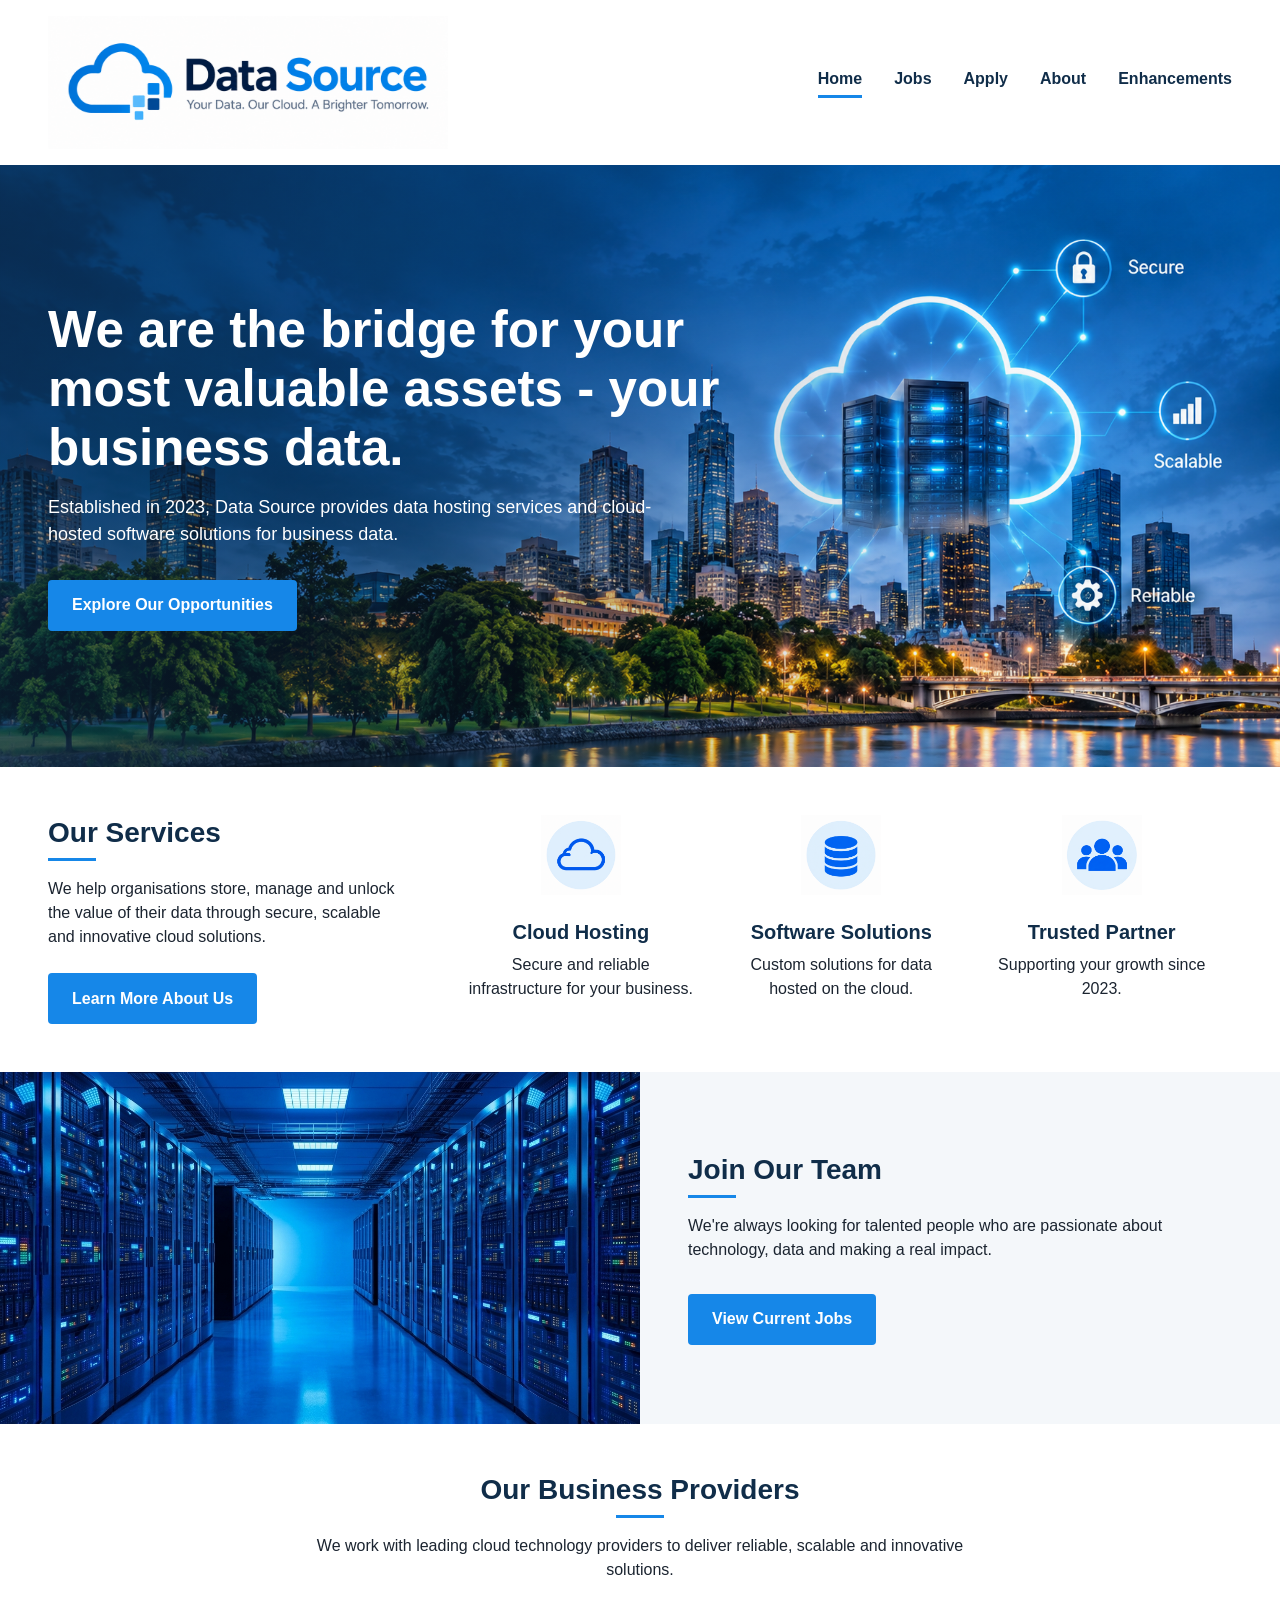
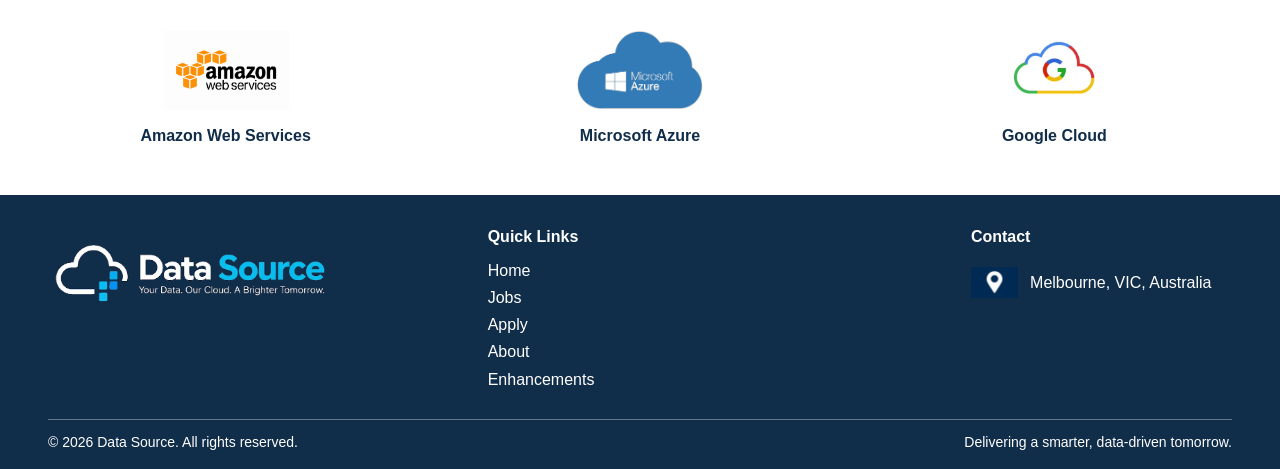
<file: index.html>
<!DOCTYPE html>
<html lang="en">

<head>
    <meta charset="UTF-8">
    <meta name="viewport" content="width=device-width, initial-scale=1.0">

    <meta name="description" content="Data Source provides data hosting and cloud software solutions for businesses.">

    <meta name="keywords" content="Data Source, cloud hosting, software solutions, business data">

    <meta name="author" content="Nikolaos Anestakis">

    <title>Home - Data Source</title>
    <link rel="icon" type="image/png" href="images/favicon.png">
    <link href="styles/style.css" rel="stylesheet">
</head>

<body>

    <header class="site-header">

        <a href="index.html" class="site-brand">
            <img src="images/data-source-logo.png" alt="Data Source" class="site-logo">
        </a>

        <nav aria-label="Main navigation">
            <ul>
                <li>
                    <a href="index.html" class="active">Home</a>
                </li>

                <li>
                    <a href="jobs.html">Jobs</a>
                </li>

                <li>
                    <a href="apply.html">Apply</a>
                </li>

                <li>
                    <a href="about.html">About</a>
                </li>

                <li>
                    <a href="enhancements.html">Enhancements</a>
                </li>

            </ul>
        </nav>

    </header>


    <main>

        <section class="hero">

            <div class="hero-content">

                <h1>
                    We are the bridge for your most valuable assets - your business data.
                </h1>

                <p>
                    Established in 2023, Data Source provides data hosting services
                    and cloud-hosted software solutions for business data.
                </p>

                <a href="jobs.html" class="hero-cta">
                    Explore Our Opportunities
                </a>

            </div>

        </section>


        <section class="services">

            <div class="services-intro">

                <h2>Our Services</h2>

                <p>
                    We help organisations store, manage and unlock the value of their
                    data through secure, scalable and innovative cloud solutions.
                </p>

                <a href="about.html" class="services-cta">
                    Learn More About Us
                </a>

            </div>


            <article class="service-item">

                <img src="images/cloud.png" alt="Cloud hosting icon" class="service-icon">

                <h3>Cloud Hosting</h3>

                <p>
                    Secure and reliable infrastructure for your business.
                </p>

            </article>


            <article class="service-item">

                <img src="images/database.png" alt="Software solutions icon" class="service-icon">

                <h3>Software Solutions</h3>

                <p>
                    Custom solutions for data hosted on the cloud.
                </p>

            </article>


            <article class="service-item">

                <img src="images/people.png" alt="Trusted partner icon" class="service-icon">

                <h3>Trusted Partner</h3>

                <p>
                    Supporting your growth since 2023.
                </p>

            </article>

        </section>
        <section class="join-team">

            <div class="join-team-image">

                <img src="images/server-room.png" alt="Data centre server room">

            </div>

            <div class="join-team-content">

                <h2>Join Our Team</h2>

                <p>

                    We're always looking for talented people who are passionate

                    about technology, data and making a real impact.

                </p>

                <a href="jobs.html" class="join-team-cta">

                    View Current Jobs

                </a>

            </div>

        </section>

        <section class="cloud-providers">

            <h2>Our Business Providers</h2>

            <p>
                We work with leading cloud technology providers to deliver
                reliable, scalable and innovative solutions.
            </p>

            <div class="provider-list">

                <div class="provider">
                    <img src="images/aws.png" alt="Amazon Web Services">
                    <h3>Amazon Web Services</h3>
                </div>

                <div class="provider">
                    <img src="images/azure.png" alt="Microsoft Azure">
                    <h3>Microsoft Azure</h3>
                </div>

                <div class="provider">
                    <img src="images/google-cloud.jpg" alt="Google Cloud">
                    <h3>Google Cloud</h3>
                </div>

            </div>

        </section>

    </main>


    <footer class="site-footer">

        <div class="footer-content">

            <div class="footer-brand">

                <img src="images/data-source-logo-blue.png" alt="Data Source" class="footer-logo">

            </div>


            <div class="footer-links">

                <h2>Quick Links</h2>

                <ul>
                    <li>
                        <a href="index.html">Home</a>
                    </li>

                    <li>
                        <a href="jobs.html">Jobs</a>
                    </li>

                    <li>
                        <a href="apply.html">Apply</a>
                    </li>

                    <li>
                        <a href="about.html">About</a>
                    </li>

                    <li>
                        <a href="enhancements.html">Enhancements</a>
                    </li>
                </ul>

            </div>


            <div class="footer-contact">

                <h2>Contact</h2>

                <p>
                    <img src="images/icon-location-white.png" alt="" class="footer-icon">

                    Melbourne, VIC, Australia
                </p>

            </div>

        </div>


        <div class="footer-bottom">

            <p>
                &copy; 2026 Data Source. All rights reserved.
            </p>

            <p>
                Delivering a smarter, data-driven tomorrow.
            </p>

        </div>

    </footer>

</body>

</html>
</file>
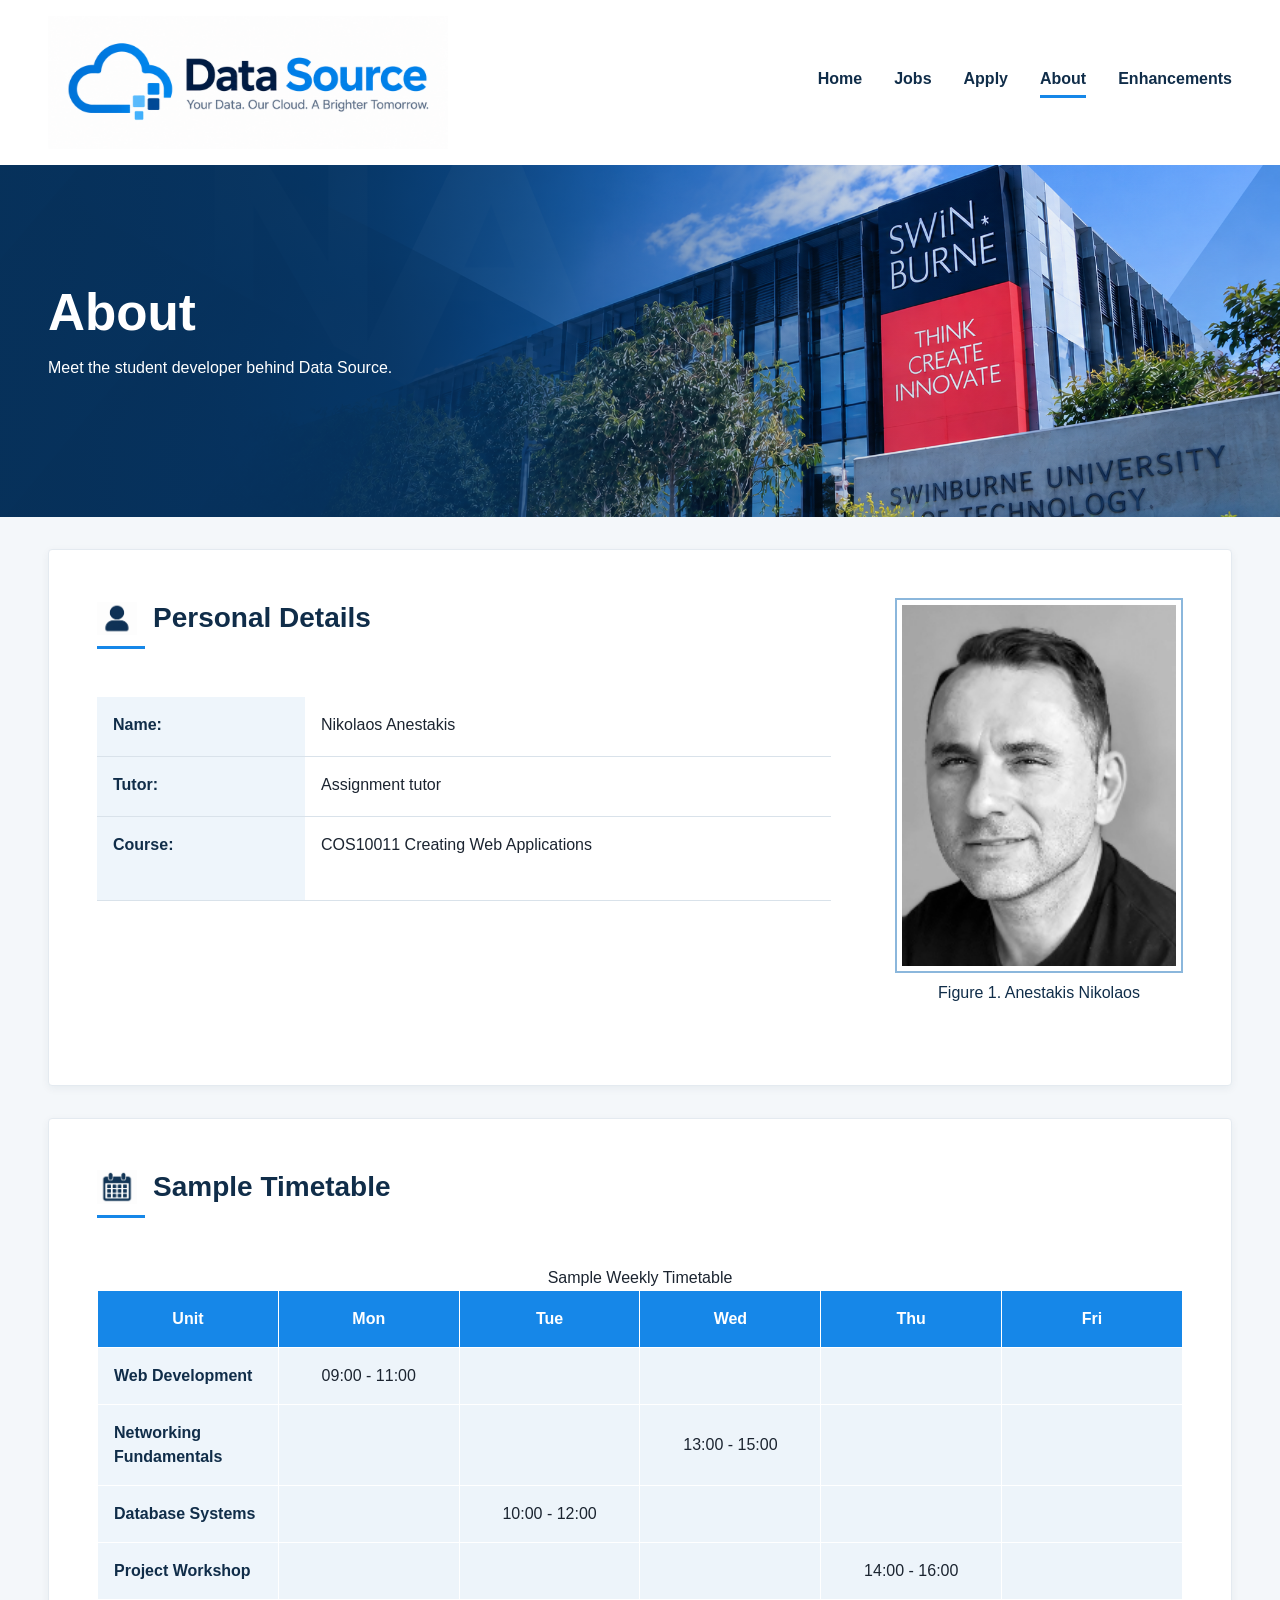
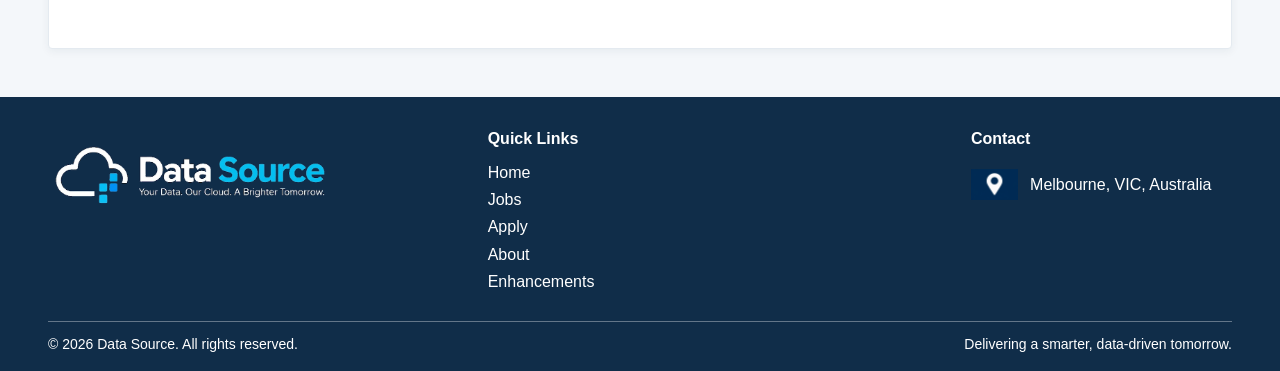
<file: about.html>
<!DOCTYPE html>
<html lang="en">

<head>
    <meta charset="UTF-8">
    <meta name="viewport" content="width=device-width, initial-scale=1.0">
    <meta name="description" content="Assignment1">
    <meta name="keywords" content="HTML5, CSS layout, Assignment1, Swinburne">
    <meta name="author" content="Nikolaos Anestakis">

    <link rel="icon" type="image/png" href="images/favicon.png">

    <title>About - Data Source</title>

    <link href="styles/style.css" rel="stylesheet">
</head>

<body>

    <header class="site-header">

        <a href="index.html" class="site-brand">
            <img src="images/data-source-logo.png" alt="Data Source" class="site-logo">
        </a>

        <nav aria-label="Main navigation">

            <ul>
                <li>
                    <a href="index.html">Home</a>
                </li>

                <li>
                    <a href="jobs.html">Jobs</a>
                </li>

                <li>
                    <a href="apply.html">Apply</a>
                </li>

                <li>
                    <a href="about.html" class="active">About</a>
                </li>

                <li>
                    <a href="enhancements.html">Enhancements</a>
                </li>

            </ul>

        </nav>

    </header>


    <main class="site-main about-main">

        <!-- About Banner -->

        <section class="page-banner page-banner--about">

            <div class="container">

                <h1>About</h1>

                <p>
                    Meet the student developer behind Data Source.
                </p>

            </div>

        </section>


        <!-- Personal Details -->

        <section class="about-section about-details">

            <figure class="student-photo">

                <img src="images/student-nikolaos-anestakis.jpg" alt="Portrait of Nikolaos Anestakis">

                <figcaption>
                    Figure 1. Anestakis Nikolaos
                </figcaption>

            </figure>


            <h2 class="about-section-heading">

                <img src="images/icon-person-blue.png" alt="" class="about-section-icon">

                Personal Details

            </h2>


            <dl class="student-details">

                <dt>Name:</dt>

                <dd>
                    Nikolaos Anestakis
                </dd>


                <dt>Tutor:</dt>

                <dd>
                    Assignment tutor
                </dd>


                <dt>Course:</dt>

                <dd>
                    COS10011
                    Creating Web Applications
                </dd>

            </dl>

        </section>


        <!-- Timetable -->

        <section class="about-section about-timetable">

            <h2 class="about-section-heading">

                <img src="images/icon-calendar-blue.png" alt="" class="about-section-icon">

                Sample Timetable

            </h2>


            <table class="timetable">
                <caption>Sample Weekly Timetable</caption>

                <thead>

                    <tr>

                        <th scope="col">Unit</th>

                        <th scope="col">Mon</th>

                        <th scope="col">Tue</th>

                        <th scope="col">Wed</th>

                        <th scope="col">Thu</th>

                        <th scope="col">Fri</th>

                    </tr>

                </thead>


                <tbody>

                    <tr>

                        <th scope="row">Web Development</th>

                        <td>09:00 - 11:00</td>

                        <td></td>

                        <td></td>

                        <td></td>

                        <td></td>

                    </tr>


                    <tr>

                        <th scope="row">Networking Fundamentals</th>

                        <td></td>

                        <td></td>

                        <td>13:00 - 15:00</td>

                        <td></td>

                        <td></td>

                    </tr>


                    <tr>

                        <th scope="row">Database Systems</th>

                        <td></td>

                        <td>10:00 - 12:00</td>

                        <td></td>

                        <td></td>

                        <td></td>

                    </tr>


                    <tr>

                        <th scope="row">Project Workshop</th>

                        <td></td>

                        <td></td>

                        <td></td>

                        <td>14:00 - 16:00</td>

                        <td></td>

                    </tr>

                </tbody>

            </table>

        </section>


    </main>


    <footer class="site-footer">

        <div class="footer-content">

            <div class="footer-brand">

                <img src="images/data-source-logo-blue.png" alt="Data Source" class="footer-logo">

            </div>


            <div class="footer-links">

                <h2>Quick Links</h2>

                <ul>

                    <li>
                        <a href="index.html">Home</a>
                    </li>

                    <li>
                        <a href="jobs.html">Jobs</a>
                    </li>

                    <li>
                        <a href="apply.html">Apply</a>
                    </li>

                    <li>
                        <a href="about.html">About</a>
                    </li>

                    <li>
                        <a href="enhancements.html">Enhancements</a>
                    </li>

                </ul>

            </div>


            <div class="footer-contact">

                <h2>Contact</h2>

                <p>

                    <img src="images/icon-location-white.png" alt="" class="footer-icon">

                    Melbourne, VIC, Australia

                </p>

            </div>

        </div>


        <div class="footer-bottom">

            <p>
                &copy; 2026 Data Source. All rights reserved.
            </p>

            <p>
                Delivering a smarter, data-driven tomorrow.
            </p>

        </div>

    </footer>

</body>

</html>
</file>
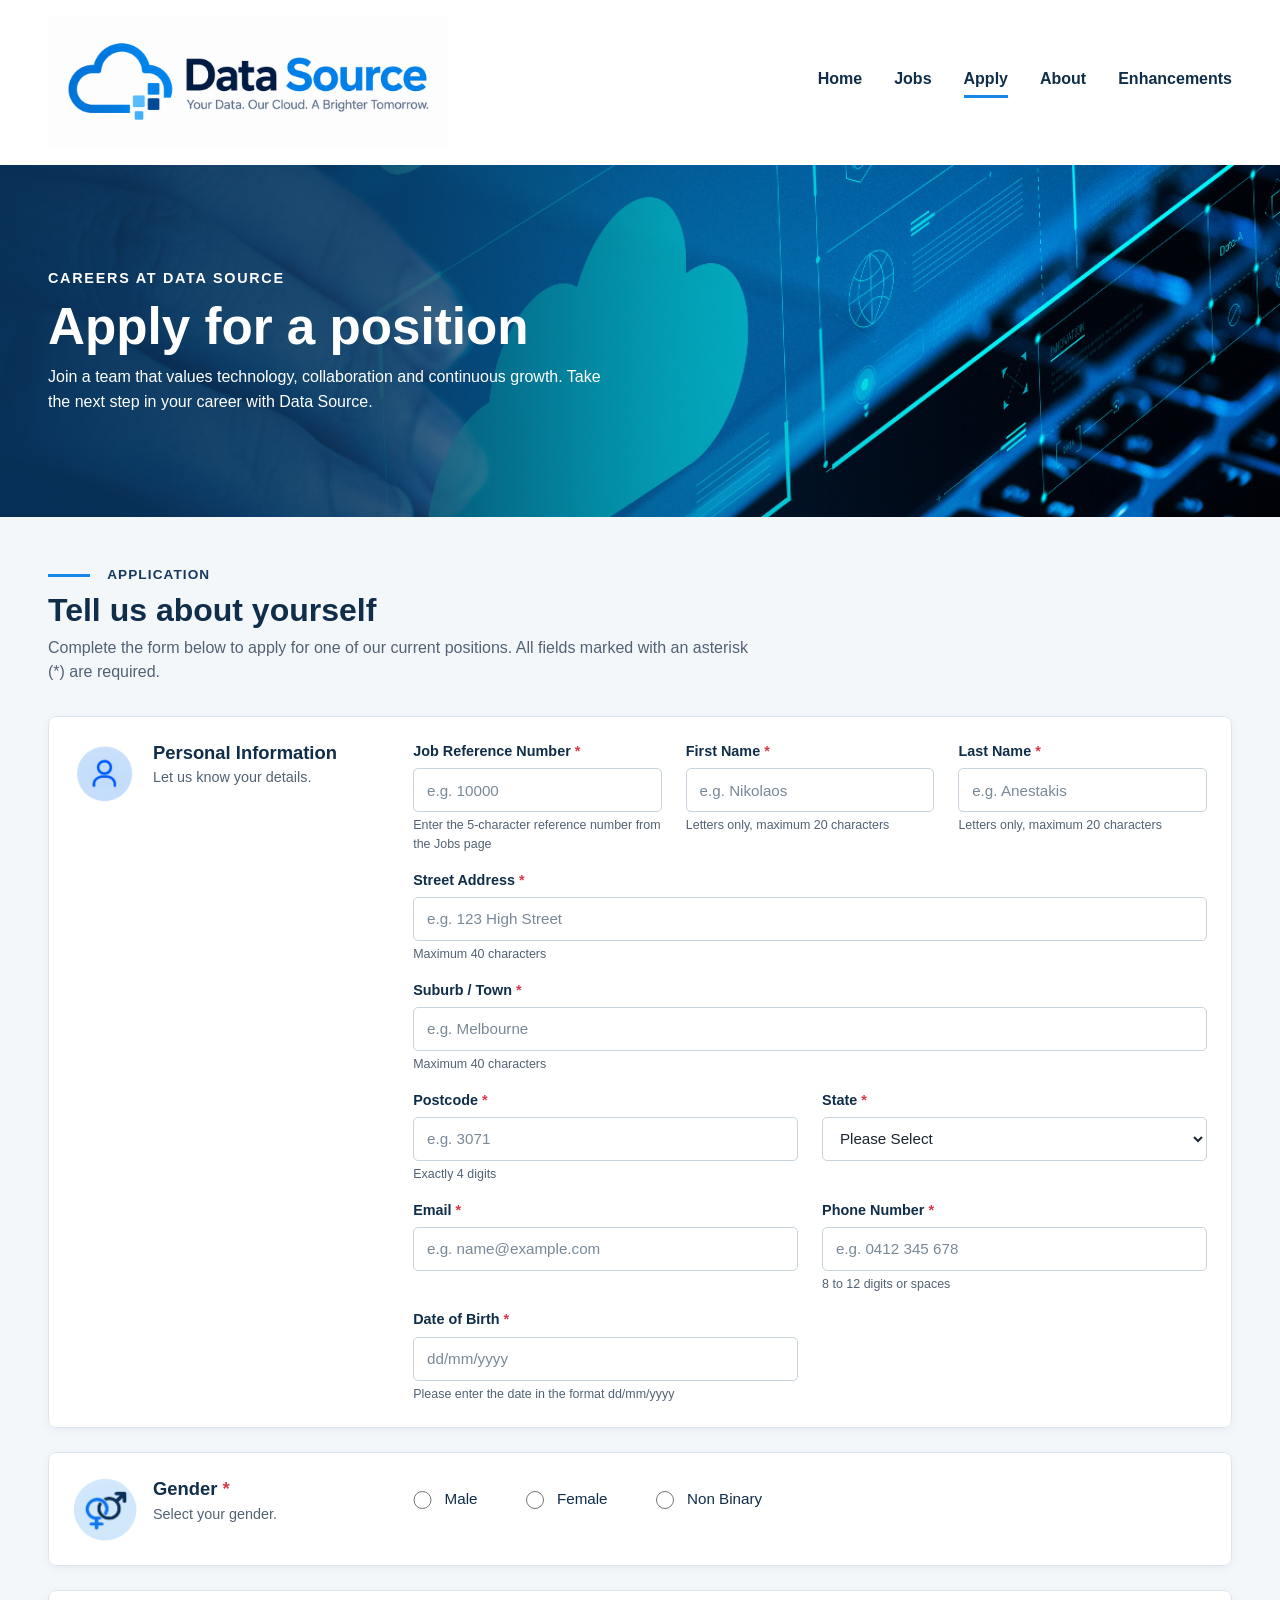
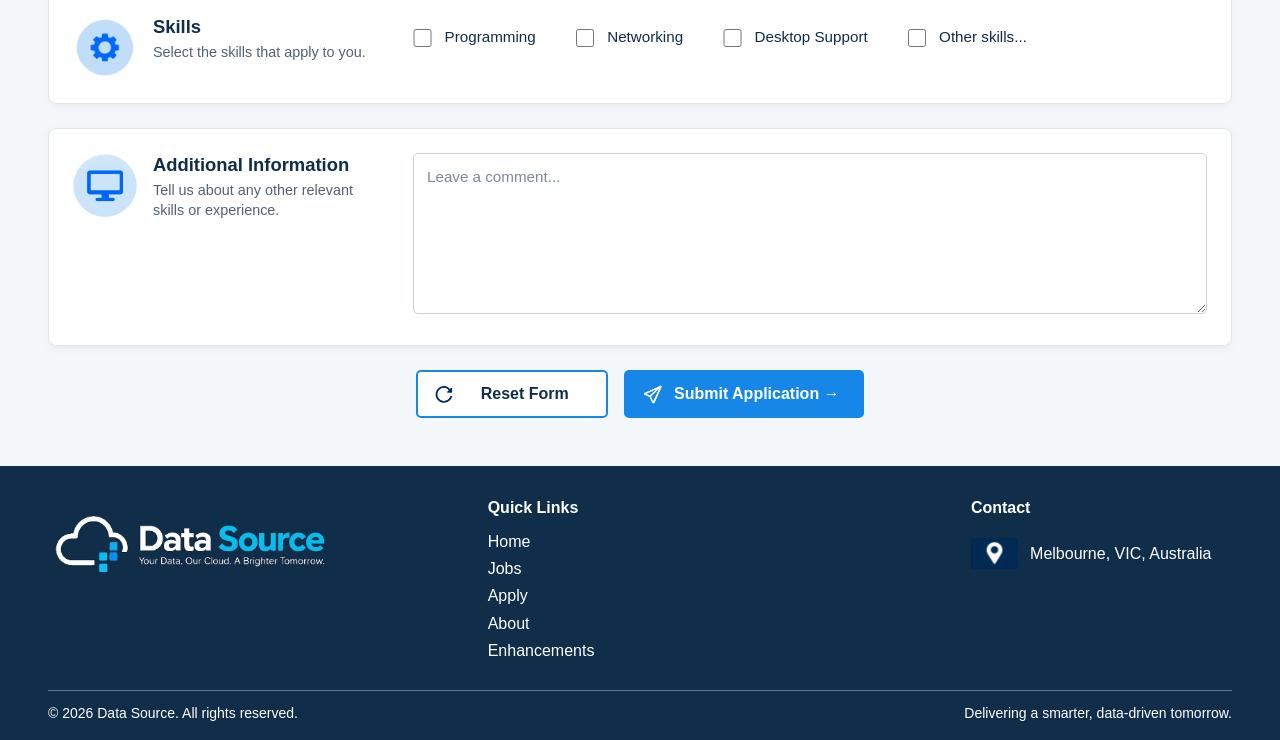
<file: apply.html>
<!DOCTYPE html>
<html lang="en">

<head>
    <meta charset="UTF-8">
    <meta name="viewport" content="width=device-width, initial-scale=1.0">

    <meta name="description" content="Apply for career opportunities with Data Source.">
    <meta name="keywords" content="Data Source, careers, jobs, cloud technology, IT jobs">
    <meta name="author" content="Nikolaos Anestakis">

    <title>Apply | Data Source</title>

    <link rel="stylesheet" href="styles/style.css">
</head>

<body>

    <!-- =========================================
         SITE HEADER
         ========================================= -->

    <header class="site-header">

        <a href="index.html" class="site-brand">
            <img src="images/data-source-logo.png" alt="Data Source" class="site-logo">
        </a>

        <nav aria-label="Main navigation">

            <ul>

                <li>
                    <a href="index.html">Home</a>
                </li>

                <li>
                    <a href="jobs.html">Jobs</a>
                </li>

                <li>
                    <a href="apply.html" class="active" aria-current="page">
                        Apply
                    </a>
                </li>

                <li>
                    <a href="about.html">About</a>
                </li>

                <li>
                    <a href="enhancements.html">Enhancements</a>
                </li>

            </ul>

        </nav>

    </header>


    <!-- =========================================
         MAIN CONTENT
         ========================================= -->

    <main class="site-main apply-main">


        <!-- =====================================
             APPLY BANNER
             ===================================== -->

        <section class="page-banner page-banner--apply">

            <div class="container">

                <p class="banner-label">
                    Careers at Data Source
                </p>

                <h1>Apply for a position</h1>

                <p class="banner-description">
                    Join a team that values technology, collaboration and
                    continuous growth. Take the next step in your career
                    with Data Source.
                </p>

            </div>

        </section>


        <!-- =====================================
             APPLICATION SECTION
             ===================================== -->

        <section class="application-section">

            <div class="container">


                <!-- =============================
                     APPLICATION INTRO
                     ============================= -->

                <header class="application-intro">

                    <p class="section-label">
                        Application
                    </p>

                    <h2>Tell us about yourself</h2>

                    <p>
                        Complete the form below to apply for one of our
                        current positions. All fields marked with an
                        asterisk (<span class="required">*</span>) are required.
                    </p>

                </header>


                <form id="application-form" class="application-form" method="post" action="process_apply.php">


                    <!-- =============================
                         PERSONAL INFORMATION
                         ============================= -->

                    <fieldset class="form-card">

                        <legend class="visually-hidden">
                            Personal Information
                        </legend>


                        <!-- =========================
                             CARD HEADING
                             ========================= -->

                        <div class="form-card-heading">

                            <img src="images/icon-person-apply.png" alt="" class="form-card-icon">

                            <div class="form-card-title">

                                <h2>
                                    Personal Information
                                </h2>

                                <p>
                                    Let us know your details.
                                </p>

                            </div>

                        </div>


                        <!-- =========================
                             PERSONAL DETAILS FIELDS
                             ========================= -->

                        <div class="form-card-content">


                            <!-- =====================
                                 FIRST ROW
                                 ===================== -->

                            <div class="form-row form-row-three">


                                <!-- Job Reference -->

                                <div class="form-group">

                                    <label for="jobReference">
                                        Job Reference Number <span class="required">*</span>
                                    </label>

                                    <input type="text" id="jobReference" name="jobReference" maxlength="5"
                                        pattern="[A-Za-z0-9]{5}" placeholder="e.g. 10000"
                                        title="Enter exactly 5 letters and/or numbers" required>

                                    <small>
                                        Enter the 5-character reference number
                                        from the Jobs page
                                    </small>

                                </div>


                                <!-- First Name -->

                                <div class="form-group">

                                    <label for="firstName">
                                        First Name <span class="required">*</span>
                                    </label>

                                    <input type="text" id="firstName" name="firstName" maxlength="20"
                                        pattern="[A-Za-z]{1,20}" placeholder="e.g. Nikolaos"
                                        title="Enter alphabetic characters only" required>

                                    <small>
                                        Letters only, maximum 20 characters
                                    </small>

                                </div>


                                <!-- Last Name -->

                                <div class="form-group">

                                    <label for="lastName">
                                        Last Name <span class="required">*</span>
                                    </label>

                                    <input type="text" id="lastName" name="lastName" maxlength="20"
                                        pattern="[A-Za-z]{1,20}" placeholder="e.g. Anestakis"
                                        title="Enter alphabetic characters only" required>

                                    <small>
                                        Letters only, maximum 20 characters
                                    </small>

                                </div>

                            </div>


                            <!-- =====================
                                 STREET ADDRESS
                                 ===================== -->

                            <div class="form-row">

                                <div class="form-group form-full">

                                    <label for="streetAddress">
                                        Street Address <span class="required">*</span>
                                    </label>

                                    <input type="text" id="streetAddress" name="streetAddress" maxlength="40"
                                        placeholder="e.g. 123 High Street" required>

                                    <small>
                                        Maximum 40 characters
                                    </small>

                                </div>

                            </div>


                            <!-- =====================
                                 SUBURB / TOWN
                                 ===================== -->

                            <div class="form-row">

                                <div class="form-group form-full">

                                    <label for="suburbTown">
                                        Suburb / Town <span class="required">*</span>
                                    </label>

                                    <input type="text" id="suburbTown" name="suburbTown" maxlength="40"
                                        placeholder="e.g. Melbourne" required>

                                    <small>
                                        Maximum 40 characters
                                    </small>

                                </div>

                            </div>


                            <!-- =====================
                                 POSTCODE AND STATE
                                 ===================== -->

                            <div class="form-row">

                                <div class="form-group">

                                    <label for="postcode">
                                        Postcode <span class="required">*</span>
                                    </label>

                                    <input type="text" id="postcode" name="postcode" maxlength="4" pattern="[0-9]{4}"
                                        placeholder="e.g. 3071" title="Enter exactly 4 digits" required>

                                    <small>
                                        Exactly 4 digits
                                    </small>

                                </div>


                                <div class="form-group">

                                    <label for="state">
                                        State <span class="required">*</span>
                                    </label>

                                    <select id="state" name="state" required>

                                        <option value="" selected disabled>
                                            Please Select
                                        </option>

                                        <option value="VIC">VIC</option>
                                        <option value="NSW">NSW</option>
                                        <option value="QLD">QLD</option>
                                        <option value="NT">NT</option>
                                        <option value="WA">WA</option>
                                        <option value="SA">SA</option>
                                        <option value="TAS">TAS</option>
                                        <option value="ACT">ACT</option>

                                    </select>

                                </div>

                            </div>


                            <!-- =====================
                                 EMAIL AND PHONE
                                 ===================== -->

                            <div class="form-row">

                                <div class="form-group">

                                    <label for="email">
                                        Email <span class="required">*</span>
                                    </label>

                                    <input type="email" id="email" name="email" placeholder="e.g. name@example.com"
                                        required>

                                </div>


                                <div class="form-group">

                                    <label for="phone">
                                        Phone Number <span class="required">*</span>
                                    </label>

                                    <input type="tel" id="phone" name="phone" minlength="8" maxlength="12"
                                        pattern="[0-9 ]{8,12}" placeholder="e.g. 0412 345 678"
                                        title="Enter 8 to 12 digits or spaces" required>

                                    <small>
                                        8 to 12 digits or spaces
                                    </small>

                                </div>

                            </div>


                            <!-- =====================
                                 DATE OF BIRTH
                                 ===================== -->

                            <div class="form-row">

                                <div class="form-group">

                                    <label for="dateOfBirth">
                                        Date of Birth <span class="required">*</span>
                                    </label>

                                    <input type="text" id="dateOfBirth" name="dateOfBirth" maxlength="10"
                                        placeholder="dd/mm/yyyy"
                                        pattern="(0[1-9]|[12][0-9]|3[01])/(0[1-9]|1[0-2])/[0-9]{4}"
                                        title="Enter your date of birth in dd/mm/yyyy format" required>

                                    <small>
                                        Please enter the date in the format
                                        dd/mm/yyyy
                                    </small>

                                </div>

                            </div>

                        </div>

                    </fieldset>


                    <!-- =============================
                         GENDER
                         ============================= -->

                    <fieldset class="form-card form-card-compact">

                        <legend class="visually-hidden">
                            Gender
                        </legend>


                        <!-- Card Heading -->

                        <div class="form-card-heading">

                            <img src="images/icon-gender-apply.png" alt="" class="form-card-icon">

                            <div class="form-card-title">

                                <h2>
                                    Gender <span class="required">*</span>
                                </h2>

                                <p>
                                    Select your gender.
                                </p>

                            </div>

                        </div>


                        <!-- Gender Options -->

                        <div class="form-card-content form-options">

                            <label>

                                <input type="radio" name="gender" value="Male" required>

                                Male

                            </label>


                            <label>

                                <input type="radio" name="gender" value="Female">

                                Female

                            </label>


                            <label>

                                <input type="radio" name="gender" value="Non Binary">

                                Non Binary

                            </label>

                        </div>

                    </fieldset>


                    <!-- =============================
                         SKILLS
                         ============================= -->

                    <fieldset class="form-card form-card-compact">

                        <legend class="visually-hidden">
                            Skills
                        </legend>


                        <!-- Card Heading -->

                        <div class="form-card-heading">

                            <img src="images/icon-skills-apply.png" alt="" class="form-card-icon">

                            <div class="form-card-title">

                                <h2>
                                    Skills
                                </h2>

                                <p>
                                    Select the skills that apply to you.
                                </p>

                            </div>

                        </div>


                        <!-- Skills Options -->

                        <div class="form-card-content form-options skills-options">

                            <label>

                                <input type="checkbox" name="programming" value="Programming">

                                Programming

                            </label>


                            <label>

                                <input type="checkbox" name="networking" value="Networking">

                                Networking

                            </label>


                            <label>

                                <input type="checkbox" name="desktopSupport" value="Desktop Support">

                                Desktop Support

                            </label>


                            <label>

                                <input type="checkbox" name="otherSkillsSelected" value="Other skills">

                                Other skills...

                            </label>

                        </div>

                    </fieldset>


                    <!-- =============================
                         ADDITIONAL INFORMATION
                         ============================= -->

                    <fieldset class="form-card">

                        <legend class="visually-hidden">
                            Additional Information
                        </legend>


                        <!-- Card Heading -->

                        <div class="form-card-heading">

                            <img src="images/icon-additional-information.png" alt="" class="form-card-icon">

                            <div class="form-card-title">

                                <h2>
                                    Additional Information
                                </h2>

                                <p>
                                    Tell us about any other relevant
                                    skills or experience.
                                </p>

                            </div>

                        </div>


                        <!-- Additional Information -->

                        <div class="form-card-content">

                            <div class="form-group">

                                <label for="otherSkills" class="visually-hidden">
                                    Other skills
                                </label>

                                <textarea id="otherSkills" name="otherSkills" rows="6" cols="50"
                                    placeholder="Leave a comment..."></textarea>

                            </div>

                        </div>

                    </fieldset>


                    <!-- =============================
                         FORM ACTIONS
                         ============================= -->

                    <div class="form-actions">


                        <!--
                            Reset icon generated through CSS.

                            File:
                            images/icon-reset-blue.png
                        -->

                        <button type="reset" class="button button-secondary button-reset">
                            Reset Form
                        </button>


                        <!--
                            Apply icon generated through CSS.

                            File:
                            styles/images/icon-apply.png
                        -->

                        <button type="submit" class="button button-primary button-apply">
                            Submit Application
                        </button>

                    </div>

                </form>

            </div>

        </section>

    </main>


    <!-- =========================================
         SITE FOOTER
         ========================================= -->

    <footer class="site-footer">

        <div class="footer-content">


            <!-- Footer Brand -->

            <div class="footer-brand">

                <a href="index.html" class="site-brand">

                    <img src="images/data-source-logo-blue.png" alt="Data Source" class="footer-logo">

                </a>

            </div>


            <!-- Quick Links -->

            <section class="footer-links">

                <h2>Quick Links</h2>

                <ul>

                    <li>
                        <a href="index.html">Home</a>
                    </li>

                    <li>
                        <a href="jobs.html">Jobs</a>
                    </li>

                    <li>
                        <a href="apply.html">Apply</a>
                    </li>

                    <li>
                        <a href="about.html">About</a>
                    </li>

                    <li>
                        <a href="enhancements.html">
                            Enhancements
                        </a>
                    </li>

                </ul>

            </section>


            <!-- Contact -->

            <div class="footer-contact">

                <h2>Contact</h2>

                <p>

                    <img src="images/icon-location-white.png" alt="" class="footer-icon">

                    Melbourne, VIC, Australia

                </p>

            </div>

        </div>


        <!-- Footer Bottom -->

        <div class="footer-bottom">

            <p>
                &copy; 2026 Data Source. All rights reserved.
            </p>

            <p>
                Delivering a smarter, data-driven tomorrow.
            </p>

        </div>

    </footer>

</body>

</html>
</file>
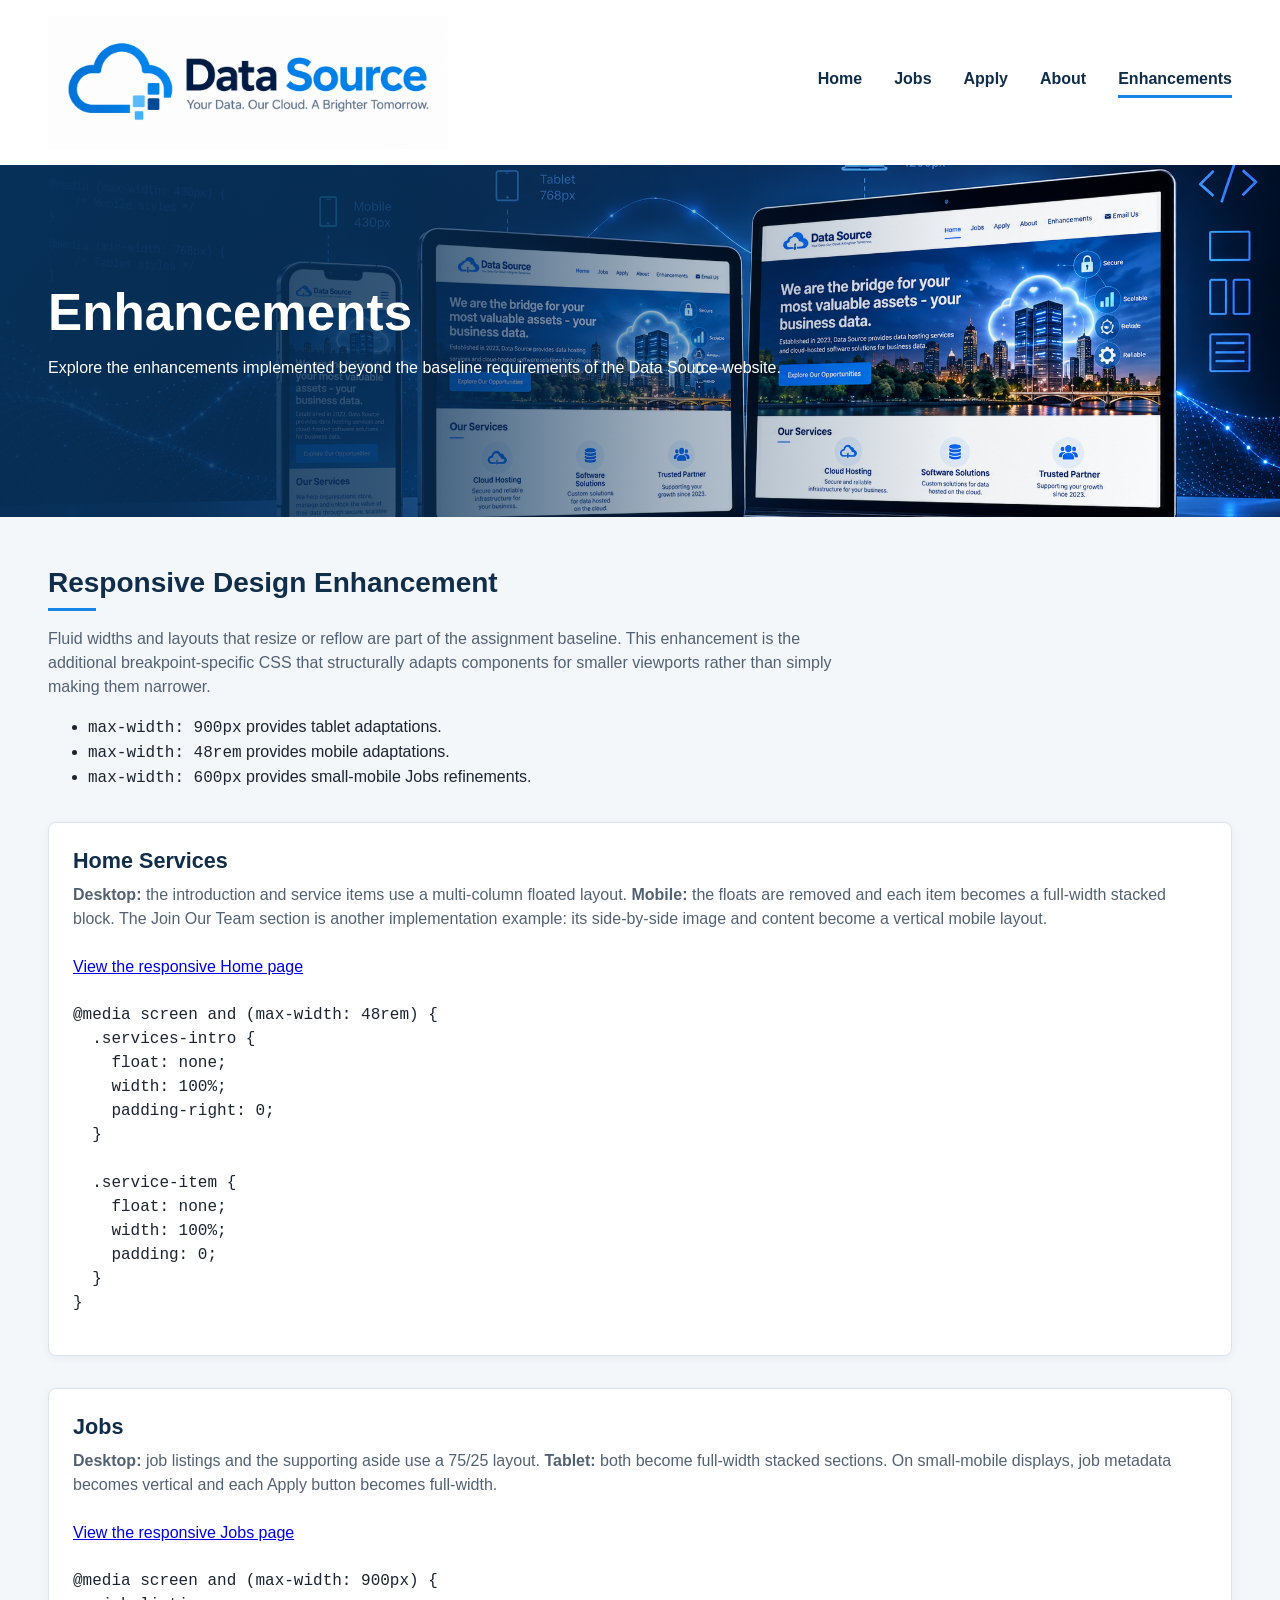
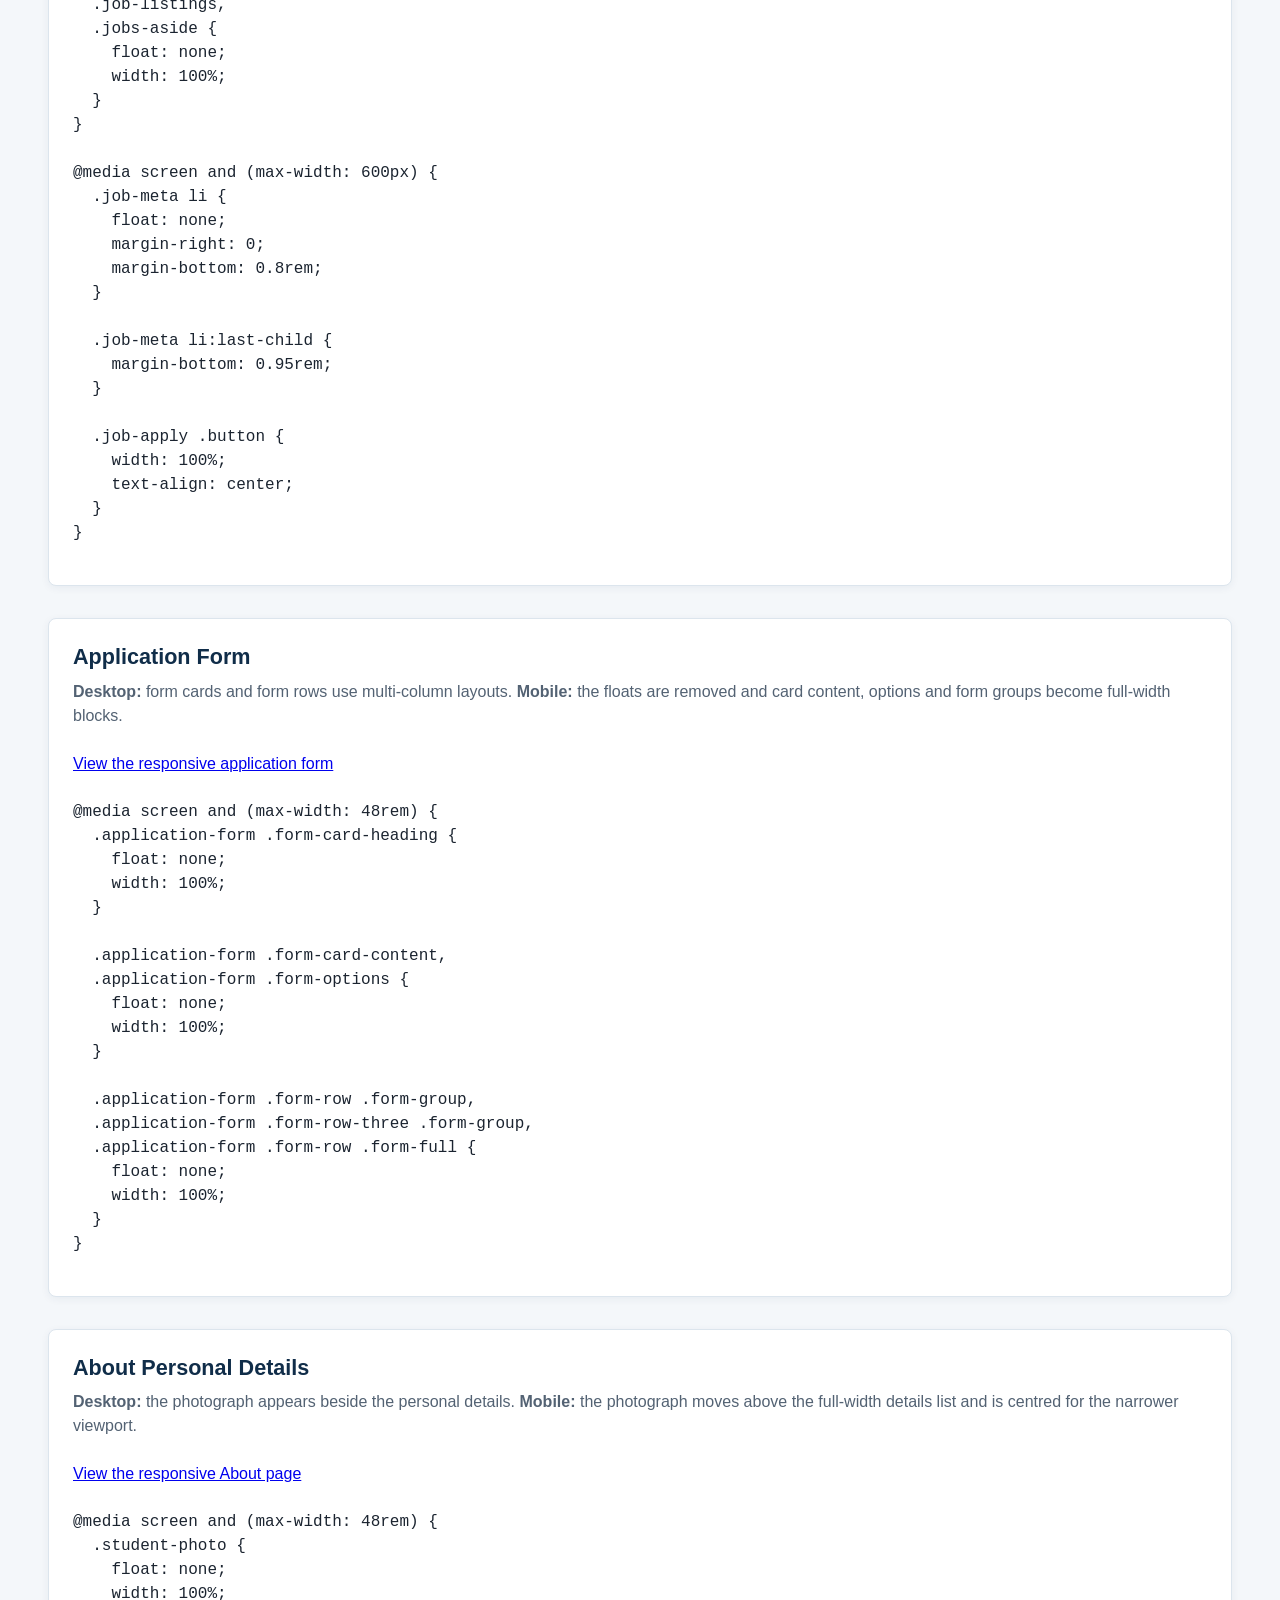
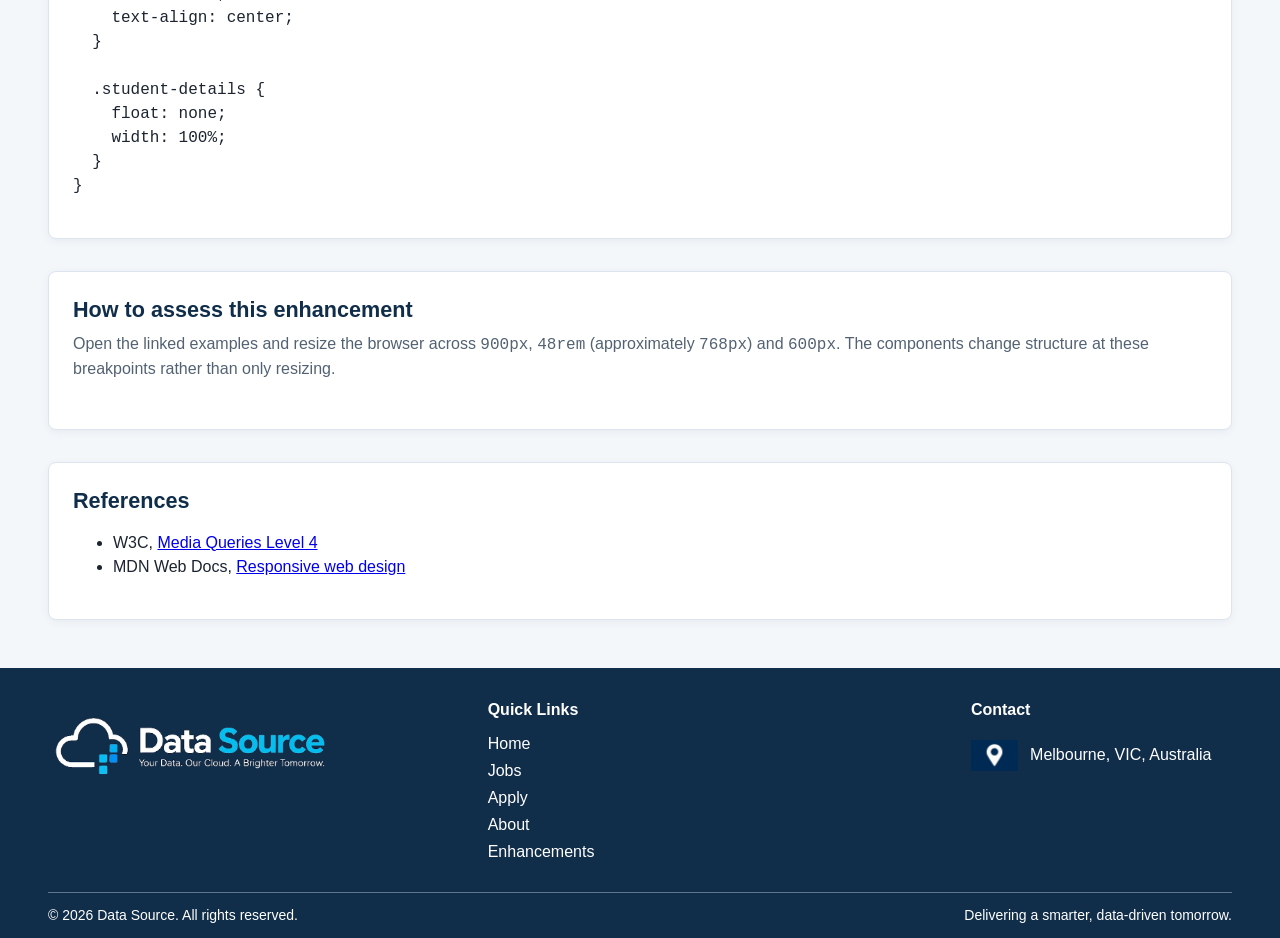
<file: enhancements.html>
<!DOCTYPE html>
<html lang="en">

<head>
    <meta charset="UTF-8">
    <meta name="viewport" content="width=device-width, initial-scale=1.0">

    <meta name="description"
        content="Responsive design enhancement for the Data Source Assignment 1 website.">

    <meta name="keywords" content="HTML5, CSS, responsive design, accessibility, Data Source, Swinburne">

    <meta name="author" content="Nikolaos Anestakis">

    <title>Enhancements - Data Source</title>

    <link href="styles/style.css" rel="stylesheet">
</head>

<body>

    <!-- =====================================================
         GLOBAL SITE HEADER
         Contains the Data Source branding and primary navigation.
         Shared across all pages of the website.
         ===================================================== -->

    <header class="site-header">

        <a href="index.html" class="site-brand">
            <img src="images/data-source-logo.png" alt="Data Source" class="site-logo">
        </a>

        <!-- Primary website navigation -->
        <nav aria-label="Main navigation">

            <ul>
                <li>
                    <a href="index.html">Home</a>
                </li>

                <li>
                    <a href="jobs.html">Jobs</a>
                </li>

                <li>
                    <a href="apply.html">Apply</a>
                </li>

                <li>
                    <a href="about.html">About</a>
                </li>

                <li>
                    <a href="enhancements.html" class="active">
                        Enhancements
                    </a>
                </li>

            </ul>

        </nav>

    </header>


    <!-- =====================================================
         MAIN PAGE CONTENT
         Documents enhancements implemented beyond the baseline
         requirements of the Data Source website.
         ===================================================== -->

    <main>

        <!-- =================================================
             ENHANCEMENTS PAGE BANNER
             Introduces the purpose of the enhancements page.
             The background image is supplied through the
             enhancements banner rule in style.css.
             ================================================= -->

        <section class="page-banner page-banner--enhancements">

            <div class="container">

                <h1>Enhancements</h1>

                <p>
                    Explore the enhancements implemented beyond the baseline
                    requirements of the Data Source website.
                </p>

            </div>

        </section>


        <!-- =================================================
             RESPONSIVE DESIGN ENHANCEMENT
             Full-width section provides the page background.
             The nested container constrains the content width
             and maintains the shared website gutters.
             ================================================= -->

        <section id="responsive-design">

            <div class="container">

                <header class="enhancement-intro">

                    <h2>Responsive Design Enhancement</h2>

                    <p>
                        Fluid widths and layouts that resize or reflow are part of the assignment baseline.
                        This enhancement is the additional breakpoint-specific CSS that structurally adapts
                        components for smaller viewports rather than simply making them narrower.
                    </p>

                    <ul>
                        <li><code>max-width: 900px</code> provides tablet adaptations.</li>
                        <li><code>max-width: 48rem</code> provides mobile adaptations.</li>
                        <li><code>max-width: 600px</code> provides small-mobile Jobs refinements.</li>
                    </ul>

                </header>


                <section class="enhancement-device">

                    <h3>Home Services</h3>

                    <p>
                        <strong>Desktop:</strong> the introduction and service items use a multi-column
                        floated layout. <strong>Mobile:</strong> the floats are removed and each item becomes
                        a full-width stacked block. The Join Our Team section is another implementation
                        example: its side-by-side image and content become a vertical mobile layout.
                    </p>

                    <p>
                        <a href="index.html">View the responsive Home page</a>
                    </p>

                    <pre><code>@media screen and (max-width: 48rem) {
  .services-intro {
    float: none;
    width: 100%;
    padding-right: 0;
  }

  .service-item {
    float: none;
    width: 100%;
    padding: 0;
  }
}</code></pre>

                </section>


                <section class="enhancement-device">

                    <h3>Jobs</h3>

                    <p>
                        <strong>Desktop:</strong> job listings and the supporting aside use a 75/25 layout.
                        <strong>Tablet:</strong> both become full-width stacked sections. On small-mobile
                        displays, job metadata becomes vertical and each Apply button becomes full-width.
                    </p>

                    <p>
                        <a href="jobs.html">View the responsive Jobs page</a>
                    </p>

                    <pre><code>@media screen and (max-width: 900px) {
  .job-listings,
  .jobs-aside {
    float: none;
    width: 100%;
  }
}

@media screen and (max-width: 600px) {
  .job-meta li {
    float: none;
    margin-right: 0;
    margin-bottom: 0.8rem;
  }

  .job-meta li:last-child {
    margin-bottom: 0.95rem;
  }

  .job-apply .button {
    width: 100%;
    text-align: center;
  }
}</code></pre>

                </section>


                <section class="enhancement-device">

                    <h3>Application Form</h3>

                    <p>
                        <strong>Desktop:</strong> form cards and form rows use multi-column layouts.
                        <strong>Mobile:</strong> the floats are removed and card content, options and form
                        groups become full-width blocks.
                    </p>

                    <p>
                        <a href="apply.html#application-form">View the responsive application form</a>
                    </p>

                    <pre><code>@media screen and (max-width: 48rem) {
  .application-form .form-card-heading {
    float: none;
    width: 100%;
  }

  .application-form .form-card-content,
  .application-form .form-options {
    float: none;
    width: 100%;
  }

  .application-form .form-row .form-group,
  .application-form .form-row-three .form-group,
  .application-form .form-row .form-full {
    float: none;
    width: 100%;
  }
}</code></pre>

                </section>


                <section class="enhancement-device">

                    <h3>About Personal Details</h3>

                    <p>
                        <strong>Desktop:</strong> the photograph appears beside the personal details.
                        <strong>Mobile:</strong> the photograph moves above the full-width details list and
                        is centred for the narrower viewport.
                    </p>

                    <p>
                        <a href="about.html">View the responsive About page</a>
                    </p>

                    <pre><code>@media screen and (max-width: 48rem) {
  .student-photo {
    float: none;
    width: 100%;
    text-align: center;
  }

  .student-details {
    float: none;
    width: 100%;
  }
}</code></pre>

                </section>


                <section class="enhancement-device">

                    <h3>How to assess this enhancement</h3>

                    <p>
                        Open the linked examples and resize the browser across <code>900px</code>,
                        <code>48rem</code> (approximately <code>768px</code>) and <code>600px</code>.
                        The components change structure at these breakpoints rather than only resizing.
                    </p>

                </section>


                <section class="enhancement-device">

                    <h3>References</h3>

                    <ul>
                        <li>
                            W3C,
                            <a href="https://www.w3.org/TR/mediaqueries-4/" target="_blank" rel="noopener">Media Queries Level 4</a>
                        </li>
                        <li>
                            MDN Web Docs,
                            <a href="https://developer.mozilla.org/en-US/docs/Learn_web_development/Core/CSS_layout/Responsive_Design" target="_blank" rel="noopener">Responsive web design</a>
                        </li>
                    </ul>

                </section>

            </div>

        </section>

    </main>


    <!-- =====================================================
         GLOBAL SITE FOOTER
         Provides shared branding, navigation shortcuts and
         contact information across the Data Source website.
         ===================================================== -->

    <footer class="site-footer">

        <div class="footer-content">

            <!-- Data Source footer branding -->
            <div class="footer-brand">

                <img src="images/data-source-logo-blue.png" alt="Data Source" class="footer-logo">

            </div>


            <!-- Secondary navigation links -->
            <div class="footer-links">

                <h2>Quick Links</h2>

                <ul>
                    <li>
                        <a href="index.html">Home</a>
                    </li>

                    <li>
                        <a href="jobs.html">Jobs</a>
                    </li>

                    <li>
                        <a href="apply.html">Apply</a>
                    </li>

                    <li>
                        <a href="about.html">About</a>
                    </li>

                    <li>
                        <a href="enhancements.html">
                            Enhancements
                        </a>
                    </li>
                </ul>

            </div>


            <!-- Contact information -->
            <div class="footer-contact">

                <h2>Contact</h2>

                <p>
                    <img src="images/icon-location-white.png" alt="" class="footer-icon">

                    Melbourne, VIC, Australia
                </p>

            </div>

        </div>


        <!-- Copyright and site tagline -->
        <div class="footer-bottom">

            <p>
                &copy; 2026 Data Source. All rights reserved.
            </p>

            <p>
                Delivering a smarter, data-driven tomorrow.
            </p>

        </div>

    </footer>

</body>

</html>
</file>
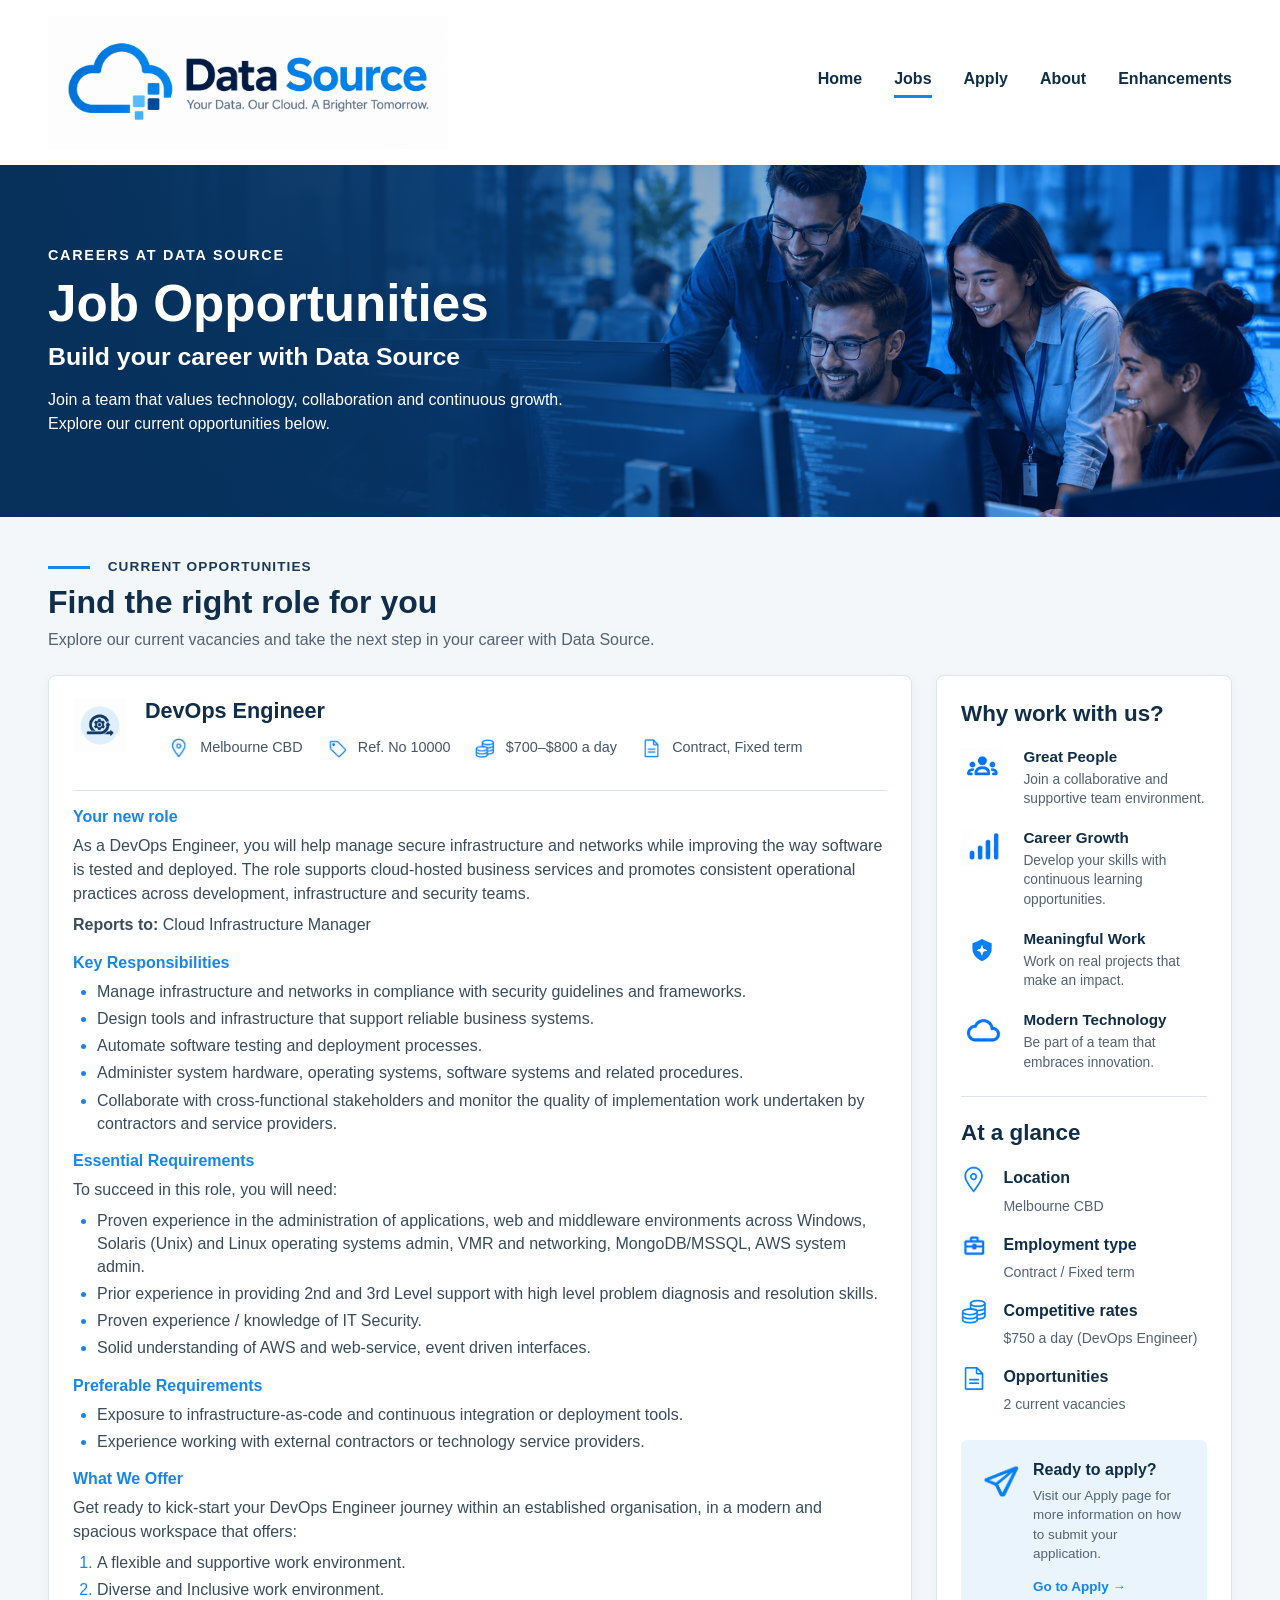
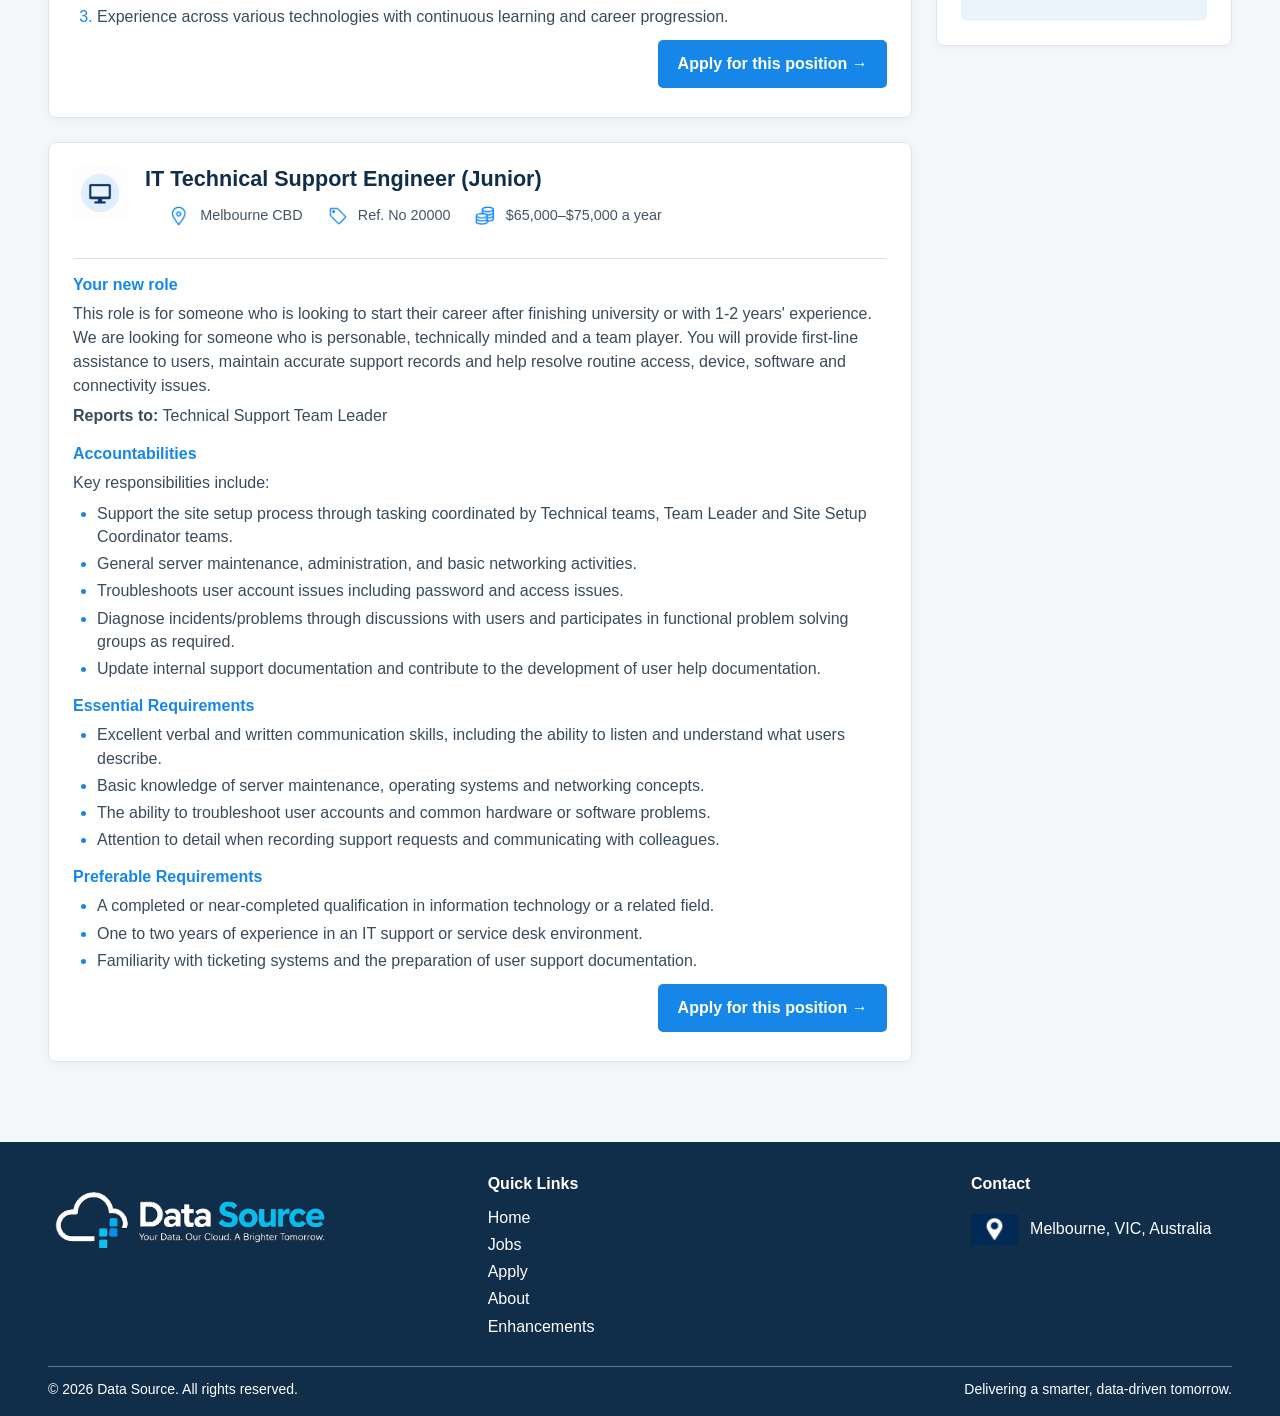
<file: jobs.html>
<!DOCTYPE html>
<html lang="en">

<head>
    <meta charset="UTF-8">
    <meta name="viewport" content="width=device-width, initial-scale=1.0">

    <meta name="description" content="Current career opportunities at Data Source">
    <meta name="keywords" content="HTML5, CSS layout, Assignment1, Swinburne">
    <meta name="author" content="Nikolaos Anestakis">

    <title>Jobs - Data Source</title>

    <link href="styles/style.css" rel="stylesheet">
</head>

<body>

    <!-- =========================================
         SITE HEADER
         ========================================= -->

    <header class="site-header">

        <a href="index.html" class="site-brand">
            <img src="images/data-source-logo.png" alt="Data Source" class="site-logo">
        </a>

        <nav aria-label="Main navigation">
            <ul>
                <li>
                    <a href="index.html">Home</a>
                </li>

                <li>
                    <a href="jobs.html" class="active">Jobs</a>
                </li>

                <li>
                    <a href="apply.html">Apply</a>
                </li>

                <li>
                    <a href="about.html">About</a>
                </li>

                <li>
                    <a href="enhancements.html">Enhancements</a>
                </li>

            </ul>
        </nav>

    </header>


    <!-- =========================================
         MAIN CONTENT
         ========================================= -->

    <main class="site-main jobs-main">


        <!-- =====================================
             JOBS BANNER

             NOTE:
             The banner image is controlled by CSS.

             File location:
             styles/images/banner_jobs_blue.png

             It is therefore NOT referenced with
             an <img> element here.
             ===================================== -->

        <section class="page-banner page-banner--jobs">

            <div class="container">

                <p class="banner-label">
                    Careers at Data Source
                </p>

                <h1>Job Opportunities</h1>

                <p class="banner-heading">
                    Build your career with Data Source
                </p>

                <p class="banner-description">
                    Join a team that values technology, collaboration and
                    continuous growth. Explore our current opportunities below.
                </p>

            </div>

        </section>


        <!-- =====================================
             CURRENT OPPORTUNITIES
             ===================================== -->

        <section class="jobs-section">

            <header class="jobs-intro container">

                <p class="section-label">
                    Current Opportunities
                </p>

                <h2>Find the right role for you</h2>

                <p>
                    Explore our current vacancies and take the next step
                    in your career with Data Source.
                </p>

            </header>


            <!-- =================================
                 JOBS CONTENT
                 ================================= -->

            <div class="jobs-layout container">


                <!-- =============================
                     JOB LISTINGS
                     ============================= -->

                <div class="job-listings">


                    <!-- =========================
                         DEVOPS ENGINEER
                         ========================= -->

                    <section class="job-position">

                        <header class="job-header">

                            <!--
                                HTML content image.

                                File:
                                images/icon-job-devops.png
                            -->

                            <img src="images/icon-job-devops.png" alt="" class="job-icon">

                            <h2>DevOps Engineer</h2>


                            <!--
                                The metadata icons are added
                                through CSS.

                                CSS image files:
                                styles/images/icon-location.png
                                styles/images/icon-reference.png
                                styles/images/icon-rate.png
                                styles/images/icon-document.png
                            -->

                            <ul class="job-meta">

                                <li class="meta-location">
                                    Melbourne CBD
                                </li>

                                <li class="meta-reference">
                                    Ref. No 10000
                                </li>

                                <li class="meta-rate">
                                    $700–$800 a day
                                </li>

                                <li class="meta-employment">
                                    Contract, Fixed term
                                </li>

                            </ul>

                        </header>


                        <!-- Your New Role -->

                        <section class="job-details">

                            <h3>Your new role</h3>

                            <p>
                                As a DevOps Engineer, you will help manage secure
                                infrastructure and networks while improving the
                                way software is tested and deployed.
                                The role supports cloud-hosted business services
                                and promotes consistent operational practices
                                across development, infrastructure and security
                                teams.
                            </p>

                            <p>
                                <strong>Reports to:</strong>
                                Cloud Infrastructure Manager
                            </p>

                        </section>


                        <!-- Responsibilities -->

                        <section class="job-accountabilities">

                            <h3>Key Responsibilities</h3>

                            <ul>

                                <li>
                                    Manage infrastructure and networks in
                                    compliance with security guidelines and
                                    frameworks.
                                </li>

                                <li>
                                    Design tools and infrastructure that support
                                    reliable business systems.
                                </li>

                                <li>
                                    Automate software testing and deployment
                                    processes.
                                </li>

                                <li>
                                    Administer system hardware, operating systems,
                                    software systems and related procedures.
                                </li>

                                <li>
                                    Collaborate with cross-functional stakeholders
                                    and monitor the quality of implementation work
                                    undertaken by contractors and service providers.
                                </li>

                            </ul>

                        </section>


                        <!-- Requirements -->

                        <section class="job-requirements">

                            <h3>Essential Requirements</h3>

                            <p>
                                To succeed in this role, you will need:
                            </p>

                            <ul>

                                <li>
                                    Proven experience in the administration of
                                    applications, web and middleware
                                    environments across Windows, Solaris (Unix)
                                    and Linux operating systems admin, VMR and
                                    networking, MongoDB/MSSQL, AWS system admin.
                                </li>

                                <li>
                                    Prior experience in providing 2nd and 3rd
                                    Level support with high level problem
                                    diagnosis and resolution skills.
                                </li>

                                <li>
                                    Proven experience / knowledge of IT Security.
                                </li>

                                <li>
                                    Solid understanding of AWS and web-service,
                                    event driven interfaces.
                                </li>

                            </ul>

                        </section>


                        <!-- Preferable Requirements -->

                        <section class="job-preferred">

                            <h3>Preferable Requirements</h3>

                            <ul>

                                <li>
                                    Exposure to infrastructure-as-code and
                                    continuous integration or deployment tools.
                                </li>

                                <li>
                                    Experience working with external contractors
                                    or technology service providers.
                                </li>

                            </ul>

                        </section>


                        <!-- Benefits -->

                        <section class="job-benefits">

                            <h3>What We Offer</h3>

                            <p>
                                Get ready to kick-start your DevOps Engineer
                                journey within an established organisation, in a
                                modern and spacious workspace that offers:
                            </p>

                            <ol>

                                <li>
                                    A flexible and supportive work environment.
                                </li>

                                <li>
                                    Diverse and Inclusive work environment.
                                </li>

                                <li>
                                    Experience across various technologies with
                                    continuous learning and career progression.
                                </li>

                            </ol>

                        </section>


                        <!-- Apply -->

                        <p class="job-apply">

                            <a href="apply.html" class="button">
                                Apply for this position
                            </a>

                        </p>

                    </section>


                    <!-- =========================
                         JUNIOR TECHNICAL SUPPORT
                         ========================= -->

                    <section class="job-position">

                        <header class="job-header">

                            <!--
                                HTML content image.

                                File:
                                images/icon-job-technical-support.png
                            -->

                            <img src="images/icon-job-technical-support.png" alt="" class="job-icon">

                            <h2>
                                IT Technical Support Engineer (Junior)
                            </h2>


                            <!--
                                Metadata icons supplied through CSS.
                            -->

                            <ul class="job-meta">

                                <li class="meta-location">
                                    Melbourne CBD
                                </li>

                                <li class="meta-reference">
                                    Ref. No 20000
                                </li>

                                <li class="meta-rate">
                                    $65,000–$75,000 a year
                                </li>

                            </ul>

                        </header>


                        <!-- Your New Role -->

                        <section class="job-details">

                            <h3>Your new role</h3>

                            <p>
                                This role is for someone who is looking to start
                                their career after finishing university or with
                                1-2 years' experience. We are looking for someone
                                who is personable, technically minded and a team
                                player.
                                You will provide first-line assistance to users,
                                maintain accurate support records and help resolve
                                routine access, device, software and connectivity
                                issues.
                            </p>

                            <p>
                                <strong>Reports to:</strong>
                                Technical Support Team Leader
                            </p>

                        </section>


                        <!-- Accountabilities -->

                        <section class="job-accountabilities">

                            <h3>Accountabilities</h3>

                            <p>
                                Key responsibilities include:
                            </p>

                            <ul>

                                <li>
                                    Support the site setup process through
                                    tasking coordinated by Technical teams,
                                    Team Leader and Site Setup Coordinator
                                    teams.
                                </li>

                                <li>
                                    General server maintenance, administration,
                                    and basic networking activities.
                                </li>

                                <li>
                                    Troubleshoots user account issues including
                                    password and access issues.
                                </li>

                                <li>
                                    Diagnose incidents/problems through
                                    discussions with users and participates in
                                    functional problem solving groups as
                                    required.
                                </li>

                                <li>
                                    Update internal support documentation and
                                    contribute to the development of user help
                                    documentation.
                                </li>

                            </ul>

                        </section>


                        <!-- Skills -->

                        <section class="job-skills">

                            <h3>Essential Requirements</h3>

                            <ul>

                                <li>
                                    Excellent verbal and written communication
                                    skills, including the ability to listen and
                                    understand what users describe.
                                </li>

                                <li>
                                    Basic knowledge of server maintenance,
                                    operating systems and networking concepts.
                                </li>

                                <li>
                                    The ability to troubleshoot user accounts and
                                    common hardware or software problems.
                                </li>

                                <li>
                                    Attention to detail when recording support
                                    requests and communicating with colleagues.
                                </li>

                            </ul>

                        </section>


                        <!-- Preferable Requirements -->

                        <section class="job-preferred">

                            <h3>Preferable Requirements</h3>

                            <ul>

                                <li>
                                    A completed or near-completed qualification
                                    in information technology or a related field.
                                </li>

                                <li>
                                    One to two years of experience in an IT
                                    support or service desk environment.
                                </li>

                                <li>
                                    Familiarity with ticketing systems and the
                                    preparation of user support documentation.
                                </li>

                            </ul>

                        </section>


                        <!-- Apply -->

                        <p class="job-apply">

                            <a href="apply.html" class="button">
                                Apply for this position
                            </a>

                        </p>

                    </section>

                </div>


                <!-- =================================
                     JOBS ASIDE
                     ================================= -->

                <aside class="jobs-aside">


                    <!-- Why Work With Us -->

                    <section class="aside-section">

                        <h2>Why work with us?</h2>


                        <!-- Great People -->

                        <section class="aside-feature">

                            <img src="images/icon-teamwork.png" alt="" class="aside-icon">

                            <h3>Great People</h3>

                            <p>
                                Join a collaborative and supportive team
                                environment.
                            </p>

                        </section>


                        <!-- Career Growth -->

                        <section class="aside-feature">

                            <img src="images/icon-career-growth.png" alt="" class="aside-icon">

                            <h3>Career Growth</h3>

                            <p>
                                Develop your skills with continuous learning
                                opportunities.
                            </p>

                        </section>


                        <!-- Meaningful Work -->

                        <section class="aside-feature">

                            <img src="images/icon-meaningful-work.png" alt="" class="aside-icon">

                            <h3>Meaningful Work</h3>

                            <p>
                                Work on real projects that make an impact.
                            </p>

                        </section>


                        <!-- Modern Technology -->

                        <section class="aside-feature">

                            <img src="images/icon-cloud-technology.png" alt="" class="aside-icon">

                            <h3>Modern Technology</h3>

                            <p>
                                Be part of a team that embraces innovation.
                            </p>

                        </section>

                    </section>


                    <!-- =================================
                         AT A GLANCE
                         ================================= -->

                    <section class="aside-section">

                        <h2>At a glance</h2>

                        <!--
                            These icons are generated through CSS.

                            Files:
                            styles/images/icon-location.png
                            styles/images/icon-briefcase.png
                            styles/images/icon-rate.png
                            styles/images/icon-document.png
                        -->

                        <dl class="jobs-summary">

                            <dt>Location</dt>
                            <dd>Melbourne CBD</dd>

                            <dt>Employment type</dt>
                            <dd>Contract / Fixed term</dd>

                            <dt>Competitive rates</dt>
                            <dd>
                                $750 a day (DevOps Engineer)
                            </dd>

                            <dt>Opportunities</dt>
                            <dd>
                                2 current vacancies
                            </dd>

                        </dl>

                    </section>


                    <!-- =================================
                         READY TO APPLY
                         ================================= -->

                    <section class="aside-apply">

                        <!--
                            Apply icon generated through CSS.

                            File:
                            styles/images/icon-apply.png
                        -->

                        <h2>Ready to apply?</h2>

                        <p>
                            Visit our Apply page for more information on how
                            to submit your application.
                        </p>

                        <p>
                            <a href="apply.html" class="aside-link">
                                Go to Apply
                            </a>
                        </p>

                    </section>

                </aside>

            </div>

        </section>

    </main>


    <!-- =========================================
         SITE FOOTER
         ========================================= -->

    <footer class="site-footer">

        <div class="footer-content">


            <!-- Footer Brand -->

            <div class="footer-brand">

                <a href="index.html" class="site-brand">

                    <img src="images/data-source-logo-blue.png" alt="Data Source" class="footer-logo">

                </a>

            </div>


            <!-- Quick Links -->

            <div class="footer-links">

                <h2>Quick Links</h2>

                <ul>

                    <li>
                        <a href="index.html">Home</a>
                    </li>

                    <li>
                        <a href="jobs.html">Jobs</a>
                    </li>

                    <li>
                        <a href="apply.html">Apply</a>
                    </li>

                    <li>
                        <a href="about.html">About</a>
                    </li>

                    <li>
                        <a href="enhancements.html">
                            Enhancements
                        </a>
                    </li>

                </ul>

            </div>


            <!-- Contact -->

            <div class="footer-contact">

                <h2>Contact</h2>

                <p>

                    <img src="images/icon-location-white.png" alt="" class="footer-icon">

                    Melbourne, VIC, Australia

                </p>

            </div>

        </div>


        <!-- Footer Bottom -->

        <div class="footer-bottom">

            <p>
                &copy; 2026 Data Source. All rights reserved.
            </p>

            <p>
                Delivering a smarter, data-driven tomorrow.
            </p>

        </div>

    </footer>

</body>

</html>
</file>
<file: styles/style.css>
/*
      filename: style.css
      author: Nikolaos Anestakis
      created: 19/08/2023
      last modified: 26/09/2026
      description: Style file for Assignment 1
  */

/* =========================================================
    VARIABLES
    ========================================================= */

:root {
  /* Colours */

  --color-primary: #1687e8;
  --color-navy: #102d49;
  --color-text: #1b2430;
  --color-muted: #536273;
  --color-background: #ffffff;
  --color-surface: #f4f7fa;
  --color-border: #dce5ed;
  --color-light-blue: #eef5fb;
  --color-required: #d63b4c;

  /* Layout */

  --content-max-width: 95rem;
  --content-gutter: 3rem;

  /* Spacing */

  --space-xs: 0.5rem;
  --space-sm: 1rem;
  --space-md: 1.5rem;
  --space-lg: 2rem;
  --space-xl: 3rem;

  /* Typography */

  --font-primary:
    -apple-system, BlinkMacSystemFont, "Segoe UI", Roboto, Helvetica, Arial,
    sans-serif;

  --font-size-base: 1rem;
  --line-height-base: 1.5;
}

/* =========================================================
    GLOBAL
    ========================================================= */

* {
  box-sizing: border-box;
}

html {
  margin: 0;
  padding: 0;
}

body {
  margin: 0;
  padding: 0;

  font-family: var(--font-primary);
  font-size: var(--font-size-base);
  line-height: var(--line-height-base);

  color: var(--color-text);
  background-color: var(--color-background);
}

img {
  max-width: 100%;
  height: auto;
}

/* =========================================================
    SHARED CONTAINER
    ========================================================= */

.container,
.site-header,
.hero-content,
.footer-content,
.footer-bottom {
  width: calc(100% - (2 * var(--content-gutter)));
  max-width: var(--content-max-width);

  margin-left: auto;
  margin-right: auto;
}

/* =========================================================
    TYPOGRAPHY
    ========================================================= */

h1,
h2,
h3 {
  color: var(--color-navy);
  font-weight: 700;
}

h1 {
  font-size: 2.5rem;
  line-height: 1.2;
}

h2 {
  font-size: 1.75rem;
  line-height: 1.25;
}

h3 {
  font-size: 1.25rem;
  line-height: 1.3;
}

/* =========================================================
    HEADER / NAVIGATION
    ========================================================= */

/* Header */

.site-header {
  display: flex;
  align-items: center;
  justify-content: space-between;

  gap: var(--space-lg);

  padding-top: var(--space-sm);
  padding-bottom: var(--space-sm);

  background-color: var(--color-background);
}

.site-brand {
  display: block;
  flex-shrink: 0;
}

.site-logo {
  display: block;

  width: 25rem;
  max-width: 100%;
  height: auto;
}

/* Navigation */

.site-header nav {
  padding: 0;

  background-color: var(--color-background);
}

.site-header nav ul {
  display: flex;
  align-items: center;
  flex-wrap: wrap;

  gap: var(--space-lg);

  margin: 0;
  padding: 0;

  list-style: none;
}

.site-header nav li {
  display: block;

  margin: 0;
  padding: 0;
}

.site-header nav a {
  display: inline-block;

  padding-bottom: 0.25rem;

  color: var(--color-navy);

  border-bottom: 3px solid transparent;

  font-weight: 700;
  text-decoration: none;
  white-space: nowrap;
}

.site-header nav a:hover {
  color: var(--color-primary);
}

.site-header nav a.active {
  border-bottom-color: var(--color-primary);
}

.site-header nav a:focus-visible {
  color: var(--color-primary);

  outline: 2px solid var(--color-primary);
  outline-offset: 4px;
}

/*
    Safety rule for any icon placed inside navigation.
    Prevents a source image from expanding to its natural size.
  */

.site-header nav img {
  display: inline-block;

  width: 1.25rem;
  max-width: 1.25rem;
  height: 1.25rem;

  object-fit: contain;
  vertical-align: middle;
}

/* =========================================================
    HOME
    ========================================================= */

/* Hero */

.hero {
  display: flex;
  align-items: center;

  height: clamp(34rem, 47vw, 47rem);
  min-height: 0;

  background-image:
    linear-gradient(
      90deg,
      rgba(16, 45, 73, 0.55) 0%,
      rgba(16, 45, 73, 0.38) 30%,
      rgba(16, 45, 73, 0.16) 55%,
      rgba(16, 45, 73, 0.04) 75%,
      rgba(16, 45, 73, 0) 100%
    ),
    url("images/hero-home.png");

  background-size: cover;
  background-position: center;
  background-repeat: no-repeat;
}

.hero-content h1 {
  max-width: 48rem;

  margin: 0 0 var(--space-sm);

  color: var(--color-background);

  font-size: clamp(2rem, 4vw, 3.5rem);
  line-height: 1.15;
}

.hero-content p {
  max-width: 40rem;

  margin: 0 0 var(--space-lg);

  color: var(--color-background);

  font-size: 1.125rem;
}

.hero-cta {
  display: inline-block;

  padding: 0.85rem 1.5rem;

  border-radius: 0.25rem;

  background-color: var(--color-primary);
  color: var(--color-background);

  font-weight: 700;
  text-decoration: none;
}

.hero-cta:hover {
  text-decoration: underline;
}

.hero-cta:focus-visible {
  outline: 2px solid var(--color-background);
  outline-offset: 4px;
}

/* Services */

.services {
  width: calc(100% - (2 * var(--content-gutter)));
  max-width: var(--content-max-width);

  margin: 0 auto;
  padding: var(--space-xl) 0;
}

.services::after {
  content: "";
  display: block;
  clear: both;
}

.services-intro {
  float: left;

  width: 34%;

  padding-right: var(--space-xl);
}

.services-intro h2 {
  margin: 0 0 var(--space-sm);

  text-align: left;
}

.services-intro h2::after {
  content: "";

  display: block;

  width: 3rem;

  margin-top: var(--space-xs);

  border-bottom: 3px solid var(--color-primary);
}

.services-intro p {
  margin: 0 0 var(--space-md);
}

.services-cta {
  display: inline-block;

  padding: 0.85rem 1.5rem;

  border-radius: 0.25rem;

  background-color: var(--color-primary);
  color: var(--color-background);

  font-weight: 700;
  text-decoration: none;
}

.services-cta:hover {
  text-decoration: underline;
}

.services-cta:focus-visible {
  outline: 2px solid var(--color-primary);
  outline-offset: 4px;
}

.service-item {
  float: left;

  width: 22%;

  margin: 0;
  padding: 0 var(--space-sm);

  text-align: center;
}

.service-icon {
  display: block;

  width: 5rem;
  height: 5rem;

  margin: 0 auto var(--space-md);

  object-fit: contain;
}

.service-item h3 {
  margin: 0 0 var(--space-xs);
}

.service-item p {
  max-width: 16rem;

  margin: 0 auto;
}

/* Join Our Team */

.join-team {
  display: flex;

  width: 100%;
  min-height: 22rem;

  background-color: var(--color-surface);
}

.join-team-image,
.join-team-content {
  width: 50%;
}

.join-team-image img {
  display: block;

  width: 100%;
  height: 100%;

  object-fit: cover;
}

.join-team-content {
  display: flex;
  flex-direction: column;
  justify-content: center;
  align-items: flex-start;

  padding: var(--space-xl);
}

.join-team-content h2 {
  margin: 0 0 var(--space-sm);
}

.join-team-content h2::after {
  content: "";

  display: block;

  width: 3rem;

  margin-top: var(--space-xs);

  border-bottom: 3px solid var(--color-primary);
}

.join-team-content p {
  max-width: 35rem;

  margin: 0 0 var(--space-lg);
}

.join-team-cta {
  display: inline-block;

  padding: 0.85rem 1.5rem;

  border-radius: 0.25rem;

  background-color: var(--color-primary);
  color: var(--color-background);

  font-weight: 700;
  text-decoration: none;
}

.join-team-cta:hover {
  text-decoration: underline;
}

.join-team-cta:focus-visible {
  outline: 2px solid var(--color-primary);
  outline-offset: 4px;
}

/* Cloud Providers */

.cloud-providers {
  width: calc(100% - (2 * var(--content-gutter)));
  max-width: var(--content-max-width);

  margin: 0 auto;
  padding: var(--space-xl) 0;

  text-align: center;
}

.cloud-providers h2 {
  margin: 0 0 var(--space-sm);
}

.cloud-providers h2::after {
  content: "";

  display: block;

  width: 3rem;

  margin: var(--space-xs) auto 0;

  border-bottom: 3px solid var(--color-primary);
}

.cloud-providers > p {
  max-width: 42rem;

  margin: 0 auto var(--space-xl);
}

.provider-list::after {
  content: "";

  display: block;
  clear: both;
}

.provider {
  float: left;

  width: 30%;

  margin-right: 5%;

  text-align: center;
}

.provider:last-child {
  margin-right: 0;
}

.provider img {
  display: block;

  width: 100%;
  max-width: 10rem;
  height: 5rem;

  margin: 0 auto var(--space-sm);

  object-fit: contain;
}

.provider h3 {
  margin: 0;

  font-size: 1rem;
}

/* =========================================================
    SHARED PAGE BANNER
    ========================================================= */

.page-banner {
  display: flex;
  align-items: center;

  min-height: 22rem;

  color: var(--color-background);

  background-image:
    linear-gradient(
      90deg,
      rgba(7, 48, 88, 0.96) 0%,
      rgba(7, 48, 88, 0.82) 30%,
      rgba(7, 48, 88, 0.38) 52%,
      rgba(7, 48, 88, 0.06) 75%,
      rgba(7, 48, 88, 0) 100%
    ),
    var(--banner-image);

  background-size: cover;
  background-position: center;
  background-repeat: no-repeat;
}

.page-banner .banner-label {
  margin: 0 0 0.65rem;

  color: var(--color-background);

  font-size: 0.9rem;
  font-weight: 700;

  letter-spacing: 0.12em;

  text-transform: uppercase;
}

.page-banner h1 {
  margin: 0;

  color: var(--color-background);

  font-size: clamp(2.5rem, 4vw, 3.5rem);
  line-height: 1.05;
}

.page-banner .banner-heading {
  margin: 0.45rem 0;

  color: var(--color-background);

  font-size: 1.55rem;
  font-weight: 700;
}

.page-banner .banner-description {
  max-width: 35rem;

  margin: 0.75rem 0 0;

  color: var(--color-background);

  font-size: 1rem;
  line-height: 1.55;
}

/* Banner Images */

.page-banner--about {
  --banner-image: url("images/banner-about-blue.png");
}

.page-banner--jobs {
  --banner-image: url("images/banner-jobs-blue.png");
}

.page-banner--apply {
  --banner-image: url("images/banner-apply.jpg");
}

.page-banner--enhancements {
  --banner-image: url("images/banner_enhancements.png");
}

/* =========================================================
    ABOUT
    ========================================================= */

/* Page */

.about-main {
  background-color: var(--color-surface);
  padding-bottom: var(--space-sm);
}

.page-banner--about + .about-section {
  margin-top: var(--space-lg);
}

.about-section {
  width: calc(100% - (2 * var(--content-gutter)));
  max-width: var(--content-max-width);

  margin-left: auto;
  margin-right: auto;
  margin-bottom: var(--space-lg);

  padding: var(--space-xl);

  background-color: var(--color-background);

  border: 1px solid #e4eaf0;
  border-radius: 0.25rem;

  box-shadow: 0 0.15rem 0.5rem rgba(16, 45, 73, 0.06);
}

.about-section-heading {
  position: relative;

  margin: 0 0 var(--space-xl);

  color: var(--color-navy);

  line-height: 2.5rem;
}

.about-section-icon {
  float: left;

  display: block;

  width: 2.5rem;
  height: 2.5rem;

  margin-right: var(--space-sm);

  object-fit: contain;
}

.about-section-heading::after {
  content: "";

  display: block;

  width: 3rem;

  margin-top: var(--space-xs);

  border-bottom: 3px solid var(--color-primary);
}

/* Personal Details */

.about-details {
  position: relative;
}

.about-details::after {
  content: "";
  display: block;
  clear: both;
}

.student-photo {
  float: right;

  width: 18rem;

  margin: 0 0 var(--space-lg) var(--space-xl);

  text-align: center;
}

.student-photo img {
  display: block;

  width: 100%;
  max-width: 18rem;
  height: auto;

  margin: 0 auto;
  padding: 0.3rem;

  border: 2px solid #8bb7dc;

  background-color: var(--color-background);
}

.student-photo figcaption {
  margin-top: var(--space-xs);

  color: var(--color-navy);

  text-align: center;
}

.student-details {
  float: left;

  width: calc(100% - 22rem);

  margin: 0;
}

.student-details dt,
.student-details dd {
  min-height: 3.75rem;

  padding: 1rem var(--space-sm);

  border-bottom: 1px solid #d9e2ea;
}

.student-details dt {
  float: left;
  clear: left;

  width: 13rem;

  color: var(--color-navy);
  background-color: var(--color-light-blue);

  font-weight: 700;
}

.student-details dd {
  margin: 0 0 0 13rem;

  background-color: var(--color-background);
}

.student-details dt:last-of-type,
.student-details dd:last-of-type {
  min-height: 5.25rem;
}

/* Timetable */

.about-timetable {
  clear: both;
}

.timetable {
  width: 100%;

  margin: 0 auto;

  border-collapse: collapse;
  table-layout: fixed;
}

.timetable th,
.timetable td {
  padding: var(--space-sm);

  border: 1px solid var(--color-background);

  text-align: center;

  vertical-align: middle;
}

.timetable thead th {
  color: var(--color-background);

  background-color: var(--color-primary);

  font-weight: 700;
}

.timetable tbody th {
  color: var(--color-navy);

  background-color: var(--color-light-blue);

  text-align: left;

  font-weight: 700;
}

.timetable td {
  background-color: #edf4fa;
}

/* Contact */

.about-contact {
  clear: both;

  margin-bottom: var(--space-lg);
}

.contact-details {
  width: 100%;

  margin: 0 0 var(--space-md);

  overflow: hidden;
}

.contact-details dt,
.contact-details dd {
  min-height: 4.5rem;

  padding: var(--space-sm);

  border: 1px solid #d9e2ea;
}

.contact-details dt {
  float: left;

  width: 12rem;

  color: var(--color-navy);
  background-color: var(--color-light-blue);

  font-weight: 700;
}

.contact-details dd {
  margin: 0 0 0 12rem;

  background-color: var(--color-background);
}

.contact-email-icon {
  width: 1.75rem;
  height: 1.75rem;

  margin-right: var(--space-sm);

  vertical-align: middle;

  object-fit: contain;
}

.contact-details a {
  color: #005eb8;
}

.contact-note {
  margin: var(--space-md) 0 0;
  padding: var(--space-sm);

  background-color: #eef7ff;
  color: var(--color-navy);
}

.contact-info-icon {
  display: inline-block;

  width: 2rem;
  height: 2rem;

  margin-right: var(--space-sm);

  border-radius: 50%;

  background-color: var(--color-primary);
  color: var(--color-background);

  font-weight: 700;
  line-height: 2rem;
  text-align: center;
}

/* =========================================================
    ENHANCEMENTS
    ========================================================= */

/*
    The Enhancements page follows the same visual structure
    as the About and Apply pages.

    The overall content area uses the light-grey surface
    colour while each individual device demonstration is
    presented inside a white content card.
  */

#responsive-design {
  padding-top: var(--space-xl);
  padding-bottom: var(--space-xl);

  background-color: var(--color-surface);
}

/* Introduction */

.enhancement-intro {
  margin-bottom: var(--space-lg);
}

.enhancement-intro h2 {
  margin: 0 0 var(--space-sm);

  color: var(--color-navy);
}

.enhancement-intro h2::after {
  content: "";

  display: block;

  width: 3rem;

  margin-top: var(--space-xs);

  border-bottom: 3px solid var(--color-primary);
}

.enhancement-intro p {
  max-width: 50rem;

  margin: 0;

  color: var(--color-muted);
}

/* Device Cards */

/*
    Each responsive viewport demonstration forms its own
    white card.

    The surrounding light-grey page remains visible between
    cards, matching the visual treatment used elsewhere.
  */

.enhancement-device {
  width: 100%;

  margin: 0 0 var(--space-lg);
  padding: var(--space-md);

  background-color: var(--color-background);

  border: 1px solid var(--color-border);
  border-radius: 8px;

  box-shadow: 0 2px 8px rgba(12, 47, 82, 0.06);
}

.enhancement-device:last-child {
  margin-bottom: 0;
}

/* Device Headings */

.enhancement-device h3 {
  margin: 0 0 var(--space-xs);

  color: var(--color-navy);

  font-size: 1.35rem;
}

.enhancement-device > p {
  margin: 0 0 var(--space-md);

  color: var(--color-muted);
}

.enhancement-device pre {
  max-width: 100%;

  overflow-x: auto;
}

/* =========================================================
    JOBS
    ========================================================= */

.jobs-main {
  background-color: var(--color-surface);
}

/* Banner */

.page-banner--jobs {
  color: var(--color-background);
}

.page-banner--jobs h1 {
  font: normal normal 700 clamp(2.5rem, 4vw, 3.5rem) / 1.05
    var(--font-primary);
}

/* Section */

.jobs-section {
  padding: 2.5rem 0 3.5rem;

  background-color: var(--color-surface);
}

/* Introduction */

.jobs-intro {
  margin-bottom: 1.4rem;
}

.jobs-intro .section-label {
  margin: 0 0 0.25rem;

  color: #17395d;

  font-size: 0.85rem;
  font-weight: 700;

  letter-spacing: 0.08em;

  text-transform: uppercase;
}

.jobs-intro .section-label::before {
  content: "";

  display: inline-block;

  width: 42px;
  height: 3px;

  margin-right: 0.8rem;

  background-color: var(--color-primary);

  vertical-align: middle;
}

.jobs-intro h2 {
  margin: 0;

  color: var(--color-navy);

  font-size: 2rem;
}

.jobs-intro > p:last-child {
  margin: 0.4rem 0 0;

  color: var(--color-muted);
}

/* 75 / 25 Float Layout */

.jobs-layout::after {
  content: "";
  display: block;
  clear: both;
}

.job-listings {
  float: left;

  width: calc(75% - 1.5rem);

  min-width: 0;
}

.jobs-aside {
  float: right;

  width: 25%;

  margin-left: 1.5rem;
}

/* Job Cards */

.job-position {
  margin: 0 0 1.5rem;
  padding: 1.4rem 1.5rem;

  background-color: var(--color-background);

  border: 1px solid var(--color-border);
  border-radius: 8px;

  box-shadow: 0 2px 8px rgba(12, 47, 82, 0.06);
}

/* Job Header */

.job-header {
  position: relative;

  min-height: 4rem;

  padding-left: 4.5rem;
  padding-bottom: 1rem;

  border-bottom: 1px solid #d9e4ed;
}

.job-header .job-icon {
  position: absolute;

  top: 0;
  left: 0;

  display: block;

  width: 3.4rem;
  height: 3.4rem;

  object-fit: contain;
}

.job-header h2 {
  margin: 0 0 0.75rem;

  color: var(--color-navy);

  font-size: 1.35rem;
  line-height: 1.25;
}

/* Job Metadata */

.job-meta {
  margin: 0.4rem 0 0.05rem;
  padding: 0 0 0 1.5rem;

  list-style: none;
}

.job-meta::after {
  content: "";

  display: block;
  clear: both;
}

.job-meta li {
  float: left;

  margin: 0 1.5rem 0.95rem 0;

  color: #455566;

  font-size: 0.9rem;
  line-height: 1.45;
}

.job-meta li:last-child {
  margin-right: 0;
}

.job-meta .meta-location::before,
.job-meta .meta-reference::before,
.job-meta .meta-rate::before,
.job-meta .meta-employment::before {
  content: "";

  display: inline-block;

  width: 1.25rem;
  height: 1.25rem;

  margin-right: 0.45rem;

  background-position: center;
  background-repeat: no-repeat;
  background-size: contain;

  vertical-align: middle;
}

.job-meta .meta-location::before {
  background-image: url("images/icon-location.png");
}

.job-meta .meta-reference::before {
  background-image: url("images/icon-reference.png");
}

.job-meta .meta-rate::before {
  background-image: url("images/icon-rate.png");
}

.job-meta .meta-employment::before {
  background-image: url("images/icon-document.png");
}

/* Job Content */

.job-position section {
  margin-top: 1rem;
}

.job-position h3 {
  margin: 0 0 0.35rem;

  color: var(--color-primary);

  font-size: 1rem;
  line-height: 1.3;
}

.job-position p {
  margin: 0.4rem 0;

  color: #394b5c;

  line-height: 1.5;
}

.job-position section ul,
.job-position section ol {
  margin: 0.4rem 0 0.75rem;
  padding-left: 1.5rem;

  color: #394b5c;
}

.job-position section li {
  margin-bottom: 0.25rem;

  line-height: 1.45;
}

.job-position section li::marker {
  color: var(--color-primary);
}

/* Apply Button */

.job-apply {
  margin-top: 1rem;

  text-align: right;
}

.job-apply .button {
  display: inline-block;

  padding: 0.75rem 1.2rem;

  border-radius: 5px;

  background-color: var(--color-primary);
  color: var(--color-background);

  font-weight: 700;
  text-decoration: none;
}

.job-apply .button::after {
  content: " →";
}

.job-apply .button:hover,
.job-apply .button:focus {
  background-color: #0c6fc7;
}

/* Aside */

.jobs-aside {
  padding: 1.5rem;

  background-color: var(--color-background);

  border: 1px solid var(--color-border);
  border-radius: 8px;

  box-shadow: 0 2px 8px rgba(12, 47, 82, 0.05);
}

.jobs-aside h2 {
  margin: 0 0 1.2rem;

  color: var(--color-navy);

  font-size: 1.4rem;
}

/* Why Work With Us */

.aside-feature {
  position: relative;

  min-height: 3.4rem;

  margin-bottom: 1.25rem;
  padding-left: 3.9rem;
}

.aside-feature .aside-icon {
  position: absolute;

  top: 0;
  left: 0;

  display: block;

  width: 2.65rem;
  height: 2.65rem;

  object-fit: contain;
}

.aside-feature h3 {
  margin: 0 0 0.2rem;

  color: var(--color-navy);

  font-size: 0.95rem;
}

.aside-feature p {
  margin: 0;

  color: var(--color-muted);

  font-size: 0.86rem;
  line-height: 1.4;
}

/* Aside Sections */

.aside-section + .aside-section {
  margin-top: 1.5rem;
  padding-top: 1.4rem;

  border-top: 1px solid var(--color-border);
}

/* At a Glance */

.jobs-summary {
  margin: 0;
}

.jobs-summary dt {
  position: relative;

  min-height: 1.75rem;

  margin-top: 1rem;
  padding-left: 2.65rem;

  color: var(--color-navy);

  font-weight: 700;
}

.jobs-summary dd {
  margin: 0.15rem 0 0;
  padding-left: 2.65rem;

  color: var(--color-muted);

  font-size: 0.88rem;
  line-height: 1.4;
}

.jobs-summary dt::before {
  content: "";

  position: absolute;

  top: 0;
  left: 0;

  display: block;

  width: 1.65rem;
  height: 1.65rem;

  background-position: center;
  background-repeat: no-repeat;
  background-size: contain;
}

.jobs-summary dt:nth-of-type(1)::before {
  background-image: url("images/icon-location.png");
}

.jobs-summary dt:nth-of-type(2)::before {
  background-image: url("images/icon-briefcase.png");
}

.jobs-summary dt:nth-of-type(3)::before {
  background-image: url("images/icon-rate.png");
}

.jobs-summary dt:nth-of-type(4)::before {
  background-image: url("images/icon-document.png");
}

/* Ready to Apply */

.aside-apply {
  position: relative;

  margin-top: 1.6rem;

  padding: 1.25rem 1.15rem 1.25rem 4.5rem;

  background-color: #eaf4fd;

  border-radius: 6px;
}

.aside-apply::before {
  content: "";

  position: absolute;

  top: 1.3rem;
  left: 1.2rem;

  display: block;

  width: 2.4rem;
  height: 2.4rem;

  background-image: url("images/icon-apply.png");
  background-position: center;
  background-repeat: no-repeat;
  background-size: contain;
}

.aside-apply h2 {
  margin: 0 0 0.35rem;

  font-size: 1rem;
}

.aside-apply p {
  margin: 0.3rem 0;

  color: var(--color-muted);

  font-size: 0.84rem;
  line-height: 1.45;
}

.aside-link {
  display: inline-block;

  margin-top: 0.5rem;

  color: var(--color-primary);

  font-weight: 700;
  text-decoration: none;
}

.aside-link::after {
  content: " →";
}

.aside-link:hover,
.aside-link:focus {
  text-decoration: underline;
}

/* =========================================================
    APPLY
    ========================================================= */

.apply-main {
  background-color: var(--color-surface);
}

/* Section */

.application-section {
  padding: var(--space-xl) 0;
}

/* Introduction */

.application-intro {
  margin-bottom: var(--space-lg);
}

.application-intro .section-label {
  margin: 0 0 0.25rem;

  color: #17395d;

  font-size: 0.85rem;
  font-weight: 700;

  letter-spacing: 0.08em;

  text-transform: uppercase;
}

.application-intro .section-label::before {
  content: "";

  display: inline-block;

  width: 42px;
  height: 3px;

  margin-right: 0.8rem;

  background-color: var(--color-primary);

  vertical-align: middle;
}

.application-intro h2 {
  margin: 0;

  color: var(--color-navy);

  font-size: 2rem;
}

.application-intro > p:last-child {
  max-width: 45rem;

  margin: 0.4rem 0 0;

  color: var(--color-muted);
}

/* Accessibility */

.application-form .visually-hidden {
  position: absolute;

  width: 1px;
  height: 1px;

  margin: -1px;
  padding: 0;

  overflow: hidden;

  clip: rect(0 0 0 0);
  clip-path: inset(50%);

  border: 0;

  white-space: nowrap;
}

/* Form */

.application-form {
  width: 100%;
}

/* Form Cards */

.application-form .form-card {
  position: relative;

  width: 100%;
  min-width: 0;

  margin: 0 0 var(--space-md);
  padding: var(--space-md);

  background-color: var(--color-background);

  border: 1px solid var(--color-border);
  border-radius: 8px;

  box-shadow: 0 2px 8px rgba(12, 47, 82, 0.06);
}

.application-form .form-card::after {
  content: "";

  display: block;
  clear: both;
}

/* Card Left Column */

.application-form .form-card-heading {
  float: left;

  width: 30%;

  padding-right: 2rem;
}

.application-form .form-card-heading::after {
  content: "";

  display: block;
  clear: both;
}

.application-form .form-card-icon {
  float: left;

  display: block;

  width: 4rem;
  height: 4rem;

  margin-right: var(--space-sm);

  object-fit: contain;
}

.application-form .form-card-title {
  overflow: hidden;
}

.application-form .form-card-title h2 {
  margin: 0 0 0.2rem;

  color: var(--color-navy);

  font-size: 1.15rem;
  line-height: 1.25;
}

.application-form .form-card-title p {
  margin: 0;

  color: var(--color-muted);

  font-size: 0.9rem;
  line-height: 1.4;
}

/* Card Right Column */

.application-form .form-card-content {
  float: left;

  width: 70%;

  min-width: 0;
}

/* Form Rows */

.application-form .form-row {
  width: 100%;

  margin-bottom: var(--space-sm);
}

.application-form .form-row::after {
  content: "";

  display: block;
  clear: both;
}

.application-form .form-row:last-child {
  margin-bottom: 0;
}

/* Standard Two-Column Row */

.application-form .form-row .form-group {
  float: left;

  width: calc(50% - 0.75rem);

  margin-right: 1.5rem;
}

.application-form .form-row .form-group:last-child {
  margin-right: 0;
}

/* Three-Column Row */

.application-form .form-row-three .form-group {
  width: calc((100% - 3rem) / 3);
}

/* Full-Width Row */

.application-form .form-row .form-full {
  width: 100%;

  margin-right: 0;
}

/* Form Group */

.application-form .form-group {
  min-width: 0;
}

/* Labels */

.application-form .form-group label {
  display: block;

  margin-bottom: 0.35rem;

  color: var(--color-navy);

  font-size: 0.9rem;
  font-weight: 700;
}

/* Required Asterisk */

.application-form .required {
  color: var(--color-required);

  font-weight: 700;
}

/* Form Controls */

.application-form .form-group input,
.application-form .form-group select,
.application-form .form-group textarea {
  width: 100%;

  padding: 0.7rem 0.8rem;

  border: 1px solid #c7d3dd;
  border-radius: 5px;

  background-color: var(--color-background);
  color: var(--color-text);

  font-family: var(--font-primary);
  font-size: 0.95rem;
}

.application-form .form-group input,
.application-form .form-group select {
  min-height: 2.75rem;
}

.application-form .form-group textarea {
  min-height: 9rem;

  line-height: var(--line-height-base);

  resize: vertical;
}

.application-form .form-group input::placeholder,
.application-form .form-group textarea::placeholder {
  color: #7a8997;
}

/* Form Focus */

.application-form .form-group input:focus,
.application-form .form-group select:focus,
.application-form .form-group textarea:focus {
  border-color: var(--color-primary);

  outline: 2px solid rgba(22, 135, 232, 0.18);
  outline-offset: 1px;
}

/* Help Text */

.application-form .form-group small {
  display: block;

  margin-top: 0.25rem;

  color: var(--color-muted);

  font-size: 0.78rem;
}

/* Radio Buttons and Checkboxes */

.application-form .form-options {
  float: left;

  width: 70%;

  min-height: 4rem;

  padding-top: 0.65rem;
}

.application-form .form-options::after {
  content: "";

  display: block;
  clear: both;
}

.application-form .form-options label {
  float: left;

  margin: 0 3rem 0 0;

  color: var(--color-navy);

  font-size: 0.95rem;

  cursor: pointer;
}

.application-form .form-options input[type="radio"],
.application-form .form-options input[type="checkbox"] {
  width: 1.15rem;
  height: 1.15rem;

  margin: 0 0.55rem 0 0;

  accent-color: var(--color-primary);

  cursor: pointer;

  vertical-align: middle;
}

.application-form .skills-options label {
  margin-right: 2.5rem;
}

/* Compact Cards */

.application-form .form-card-compact {
  min-height: 7rem;
}

/* Form Actions */

.application-form .form-actions {
  display: flex;
  justify-content: center;
  align-items: center;

  gap: var(--space-sm);

  margin-top: var(--space-md);
}

.application-form .form-actions .button {
  min-width: 12rem;

  padding: 0.8rem 1.4rem 0.8rem 3rem;

  border: 2px solid var(--color-primary);
  border-radius: 5px;

  background-position: 1rem center;
  background-repeat: no-repeat;
  background-size: 1.25rem 1.25rem;

  font-family: var(--font-primary);
  font-size: 1rem;
  font-weight: 700;

  cursor: pointer;
}

/* Reset Button */

.application-form .form-actions .button-secondary,
.application-form .form-actions .button-reset {
  background-color: var(--color-background);

  background-image: url("../images/icon-reset-blue.png");

  color: var(--color-navy);
}

.application-form .form-actions .button-secondary:hover,
.application-form .form-actions .button-secondary:focus,
.application-form .form-actions .button-reset:hover,
.application-form .form-actions .button-reset:focus {
  background-color: var(--color-light-blue);
}

/* Submit Application Button */

.application-form .form-actions .button-primary,
.application-form .form-actions .button-apply {
  background-color: var(--color-primary);

  background-image: url("../images/icon-apply-white-plane.png");

  color: var(--color-background);
}

.application-form .form-actions .button-apply::after {
  content: " →";
}

.application-form .form-actions .button-primary:hover,
.application-form .form-actions .button-primary:focus,
.application-form .form-actions .button-apply:hover,
.application-form .form-actions .button-apply:focus {
  background-color: #0c6fc7;

  border-color: #0c6fc7;
}

.application-form .form-actions .button:focus-visible {
  outline: 2px solid var(--color-primary);
  outline-offset: 3px;
}

/* =========================================================
    FOOTER
    ========================================================= */

.site-footer {
  padding: var(--space-lg) 0 var(--space-sm);

  background-color: var(--color-navy);
  color: var(--color-background);
}

.footer-content {
  display: grid;

  grid-template-columns: 1.8fr 2fr 1.2fr;

  gap: var(--space-xl);

  align-items: start;
}

.footer-logo {
  display: block;

  width: 18rem;
  max-width: 100%;
  height: auto;
}

.footer-links h2,
.footer-contact h2 {
  margin: 0 0 0.75rem;

  color: var(--color-background);

  font-size: 1rem;
}

.footer-links ul {
  margin: 0;
  padding: 0;

  list-style: none;
}

.footer-links li {
  margin-bottom: 0.2rem;
}

.footer-links a,
.footer-contact a {
  color: var(--color-background);

  text-decoration: none;
}

.footer-links a:hover,
.footer-contact a:hover {
  color: var(--color-primary);

  text-decoration: underline;
}

.footer-links a:focus-visible,
.footer-contact a:focus-visible {
  outline: 2px solid var(--color-background);
  outline-offset: 3px;
}

.footer-contact p {
  display: flex;
  align-items: center;

  gap: 0.75rem;

  margin: 0 0 0.65rem;
}

.footer-icon {
  width: 2.95rem;
  height: 2.95rem;

  flex-shrink: 0;

  object-fit: contain;
}

.footer-bottom {
  display: flex;
  justify-content: space-between;
  align-items: center;

  gap: var(--space-lg);

  margin-top: var(--space-md);
  padding-top: 0.75rem;

  border-top: 1px solid rgba(255, 255, 255, 0.35);

  font-size: 0.875rem;
}

.footer-bottom p {
  margin: 0;
}

/* =========================================================
    TABLET
    ========================================================= */

@media screen and (max-width: 900px) {
  :root {
    --content-gutter: 2rem;
  }

  /* Header / Navigation */

  .site-logo {
    width: 19rem;
  }

  .site-header nav ul {
    gap: var(--space-md);
  }

  /* Shared Page Banner */

  .page-banner {
    min-height: 19rem;

    background-position: 60% center;
  }

  .page-banner h1 {
    font-size: 2.4rem;
  }

  .page-banner .banner-description {
    max-width: 27rem;
  }

  /* Jobs */

  .job-listings,
  .jobs-aside {
    float: none;

    width: 100%;
  }

  .jobs-aside {
    margin-left: 0;
    margin-top: var(--space-md);
  }

  /* Apply */

  .application-form .form-card-heading {
    width: 32%;

    padding-right: var(--space-md);
  }

  .application-form .form-card-content,
  .application-form .form-options {
    width: 68%;
  }

  .application-form .form-card-icon {
    width: 3.5rem;
    height: 3.5rem;
  }

  .application-form .form-row-three .form-group {
    width: calc((100% - 2rem) / 3);

    margin-right: 1rem;
  }

  .application-form .form-options label,
  .application-form .skills-options label {
    margin-right: 1.5rem;
    margin-bottom: 0.75rem;
  }

}

/* =========================================================
    MOBILE
    ========================================================= */

@media screen and (max-width: 48rem) {
  :root {
    --content-gutter: 1.5rem;
  }

  /* Header / Navigation */

  .site-header {
    flex-direction: column;
    align-items: flex-start;

    padding-top: var(--space-sm);
    padding-bottom: var(--space-sm);
  }

  .site-logo {
    width: 18rem;
  }

  .site-header nav {
    width: 100%;
  }

  .site-header nav ul {
    gap: var(--space-sm);
  }

  /* Home: Hero */

  .hero {
    align-items: flex-start;

    padding: var(--space-xl) 0;

    background-position: center;
  }

  .hero-content h1,
  .hero-content p {
    max-width: 22rem;
  }

  /* Home: Services */

  .services {
    padding: var(--space-lg) 0;
  }

  .services-intro {
    float: none;

    width: 100%;

    margin-bottom: var(--space-xl);
    padding-right: 0;
  }

  .service-item {
    float: none;

    width: 100%;

    margin-bottom: var(--space-lg);
    padding: 0;
  }

  .service-item:last-child {
    margin-bottom: 0;
  }

  /* Home: Join Our Team */

  .join-team {
    flex-direction: column;

    min-height: 0;
  }

  .join-team-image,
  .join-team-content {
    width: 100%;
  }

  .join-team-image img {
    height: 18rem;
  }

  .join-team-content {
    padding: var(--space-lg) var(--content-gutter);
  }

  /* Home: Cloud Providers */

  .provider {
    float: none;

    width: 100%;

    margin-right: 0;
  }

  .provider + .provider {
    margin-top: var(--space-lg);
  }

  /* Shared Page Banner */

  .page-banner {
    min-height: 16rem;

    background-position: center;
  }

  .page-banner h1 {
    font-size: 2.5rem;
  }

  .page-banner .banner-description {
    max-width: 22rem;
  }

  /* About: Page */

  .about-section {
    width: calc(100% - (2 * var(--content-gutter)));

    margin-bottom: var(--space-md);

    padding: var(--space-lg) var(--space-sm);
  }

  .page-banner--about + .about-section {
    margin-top: var(--space-md);
  }

  .about-section-heading {
    margin-bottom: var(--space-lg);
  }

  .about-section-icon {
    width: 2rem;
    height: 2rem;

    margin-right: var(--space-sm);
  }

  /* About: Personal Details */

  .student-photo {
    float: none;

    width: 100%;

    margin: 0 0 var(--space-lg);

    text-align: center;
  }

  .student-photo img {
    width: 12rem;
    max-width: 100%;
    height: auto;

    margin: 0 auto;
  }

  .student-details {
    float: none;

    width: 100%;

    margin: 0;

    overflow: hidden;
  }

  .student-details dt,
  .student-details dd {
    float: left;

    min-height: 3.5rem;

    margin: 0;
    padding: 0.55rem 0.45rem;

    font-size: 0.75rem;
    line-height: 1.25;
  }

  .student-details dt {
    clear: left;

    width: 38%;
  }

  .student-details dd {
    width: 62%;
  }

  .student-details dt:last-of-type,
  .student-details dd:last-of-type {
    min-height: 5.25rem;
  }

  /* About: Timetable */

  .timetable {
    font-size: 0.8rem;
  }

  .timetable th,
  .timetable td {
    padding: 0.6rem 0.25rem;

    overflow-wrap: break-word;
  }

  /* About: Contact */

  .contact-details {
    width: 100%;

    margin-bottom: var(--space-md);

    overflow: hidden;
  }

  .contact-details dt,
  .contact-details dd {
    float: none;

    width: 100%;

    min-height: 0;

    margin: 0;
    padding: var(--space-sm);
  }

  .contact-details a {
    overflow-wrap: anywhere;
  }

  /* Enhancements */

  #responsive-design {
    padding-top: var(--space-lg);
    padding-bottom: var(--space-lg);
  }

  .enhancement-intro {
    margin-bottom: var(--space-md);
  }

  .enhancement-intro h2 {
    font-size: 1.75rem;
  }

  .enhancement-device {
    margin-bottom: var(--space-md);
    padding: var(--space-sm);
  }

  .enhancement-device h3 {
    font-size: 1.2rem;
  }

  /* Apply */

  .application-section {
    padding: var(--space-lg) 0;
  }

  .application-intro {
    margin-bottom: var(--space-md);
  }

  .application-intro h2 {
    font-size: 1.75rem;
  }

  .application-form .form-card {
    margin-bottom: var(--space-md);

    padding: var(--space-md);
  }

  .application-form .form-card-heading {
    float: none;

    width: 100%;

    margin-bottom: var(--space-md);
    padding-right: 0;
  }

  .application-form .form-card-icon {
    width: 3.5rem;
    height: 3.5rem;
  }

  .application-form .form-card-content,
  .application-form .form-options {
    float: none;

    width: 100%;
  }

  .application-form .form-row .form-group,
  .application-form .form-row-three .form-group,
  .application-form .form-row .form-full {
    float: none;

    width: 100%;

    margin-right: 0;
    margin-bottom: var(--space-md);
  }

  .application-form .form-row .form-group:last-child {
    margin-bottom: 0;
  }

  .application-form .form-options {
    min-height: 0;

    padding-top: 0;
  }

  .application-form .form-options label,
  .application-form .skills-options label {
    float: none;

    display: block;

    margin: 0 0 var(--space-sm);
  }

  .application-form .form-options label:last-child {
    margin-bottom: 0;
  }

  .application-form .form-actions {
    flex-direction: column-reverse;

    gap: var(--space-xs);
  }

  .application-form .form-actions .button {
    width: 100%;
  }

  /* Footer */

  .site-footer {
    text-align: center;
  }

  .footer-content {
    grid-template-columns: 1fr;

    gap: var(--space-lg);

    justify-items: center;
  }

  .footer-brand {
    width: 100%;
  }

  .footer-logo {
    width: 15rem;

    margin: 0 auto;
  }

  .footer-links,
  .footer-contact {
    width: 100%;

    text-align: center;
  }

  .footer-contact p {
    justify-content: center;
  }

  .footer-bottom {
    flex-direction: column;

    gap: var(--space-xs);

    text-align: center;
  }
}

/* Small Mobile: Jobs */

@media screen and (max-width: 600px) {
  .page-banner--jobs {
    min-height: 20rem;

    background-position: 68% center;
  }

  .page-banner--jobs h1 {
    font-size: 2rem;
  }

  .page-banner--jobs .banner-heading {
    font-size: 1.2rem;
  }

  .page-banner--jobs .banner-description {
    max-width: 19rem;

    font-size: 0.95rem;
  }

  /* Jobs Section */

  .jobs-section {
    padding: 2rem 0;
  }

  .jobs-intro h2 {
    font-size: 1.6rem;
  }

  /* Job Cards */

  .job-position {
    padding: 1.1rem;
  }

  .job-header {
    padding-left: 0;
  }

  .job-header .job-icon {
    position: static;

    width: 3.5rem;
    height: 3.5rem;

    margin-bottom: 0.75rem;
  }

  .job-header h2 {
    font-size: 1.2rem;
  }

  /* Job Metadata */

  .job-meta li {
    float: none;

    margin-right: 0;
    margin-bottom: 0.8rem;
  }

  .job-meta li:last-child {
    margin-bottom: 0.95rem;
  }

  /* Apply Button */

  .job-apply .button {
    width: 100%;

    text-align: center;
  }

  /* Aside */

  .jobs-aside {
    padding: 1.2rem;
  }
}
</file>
